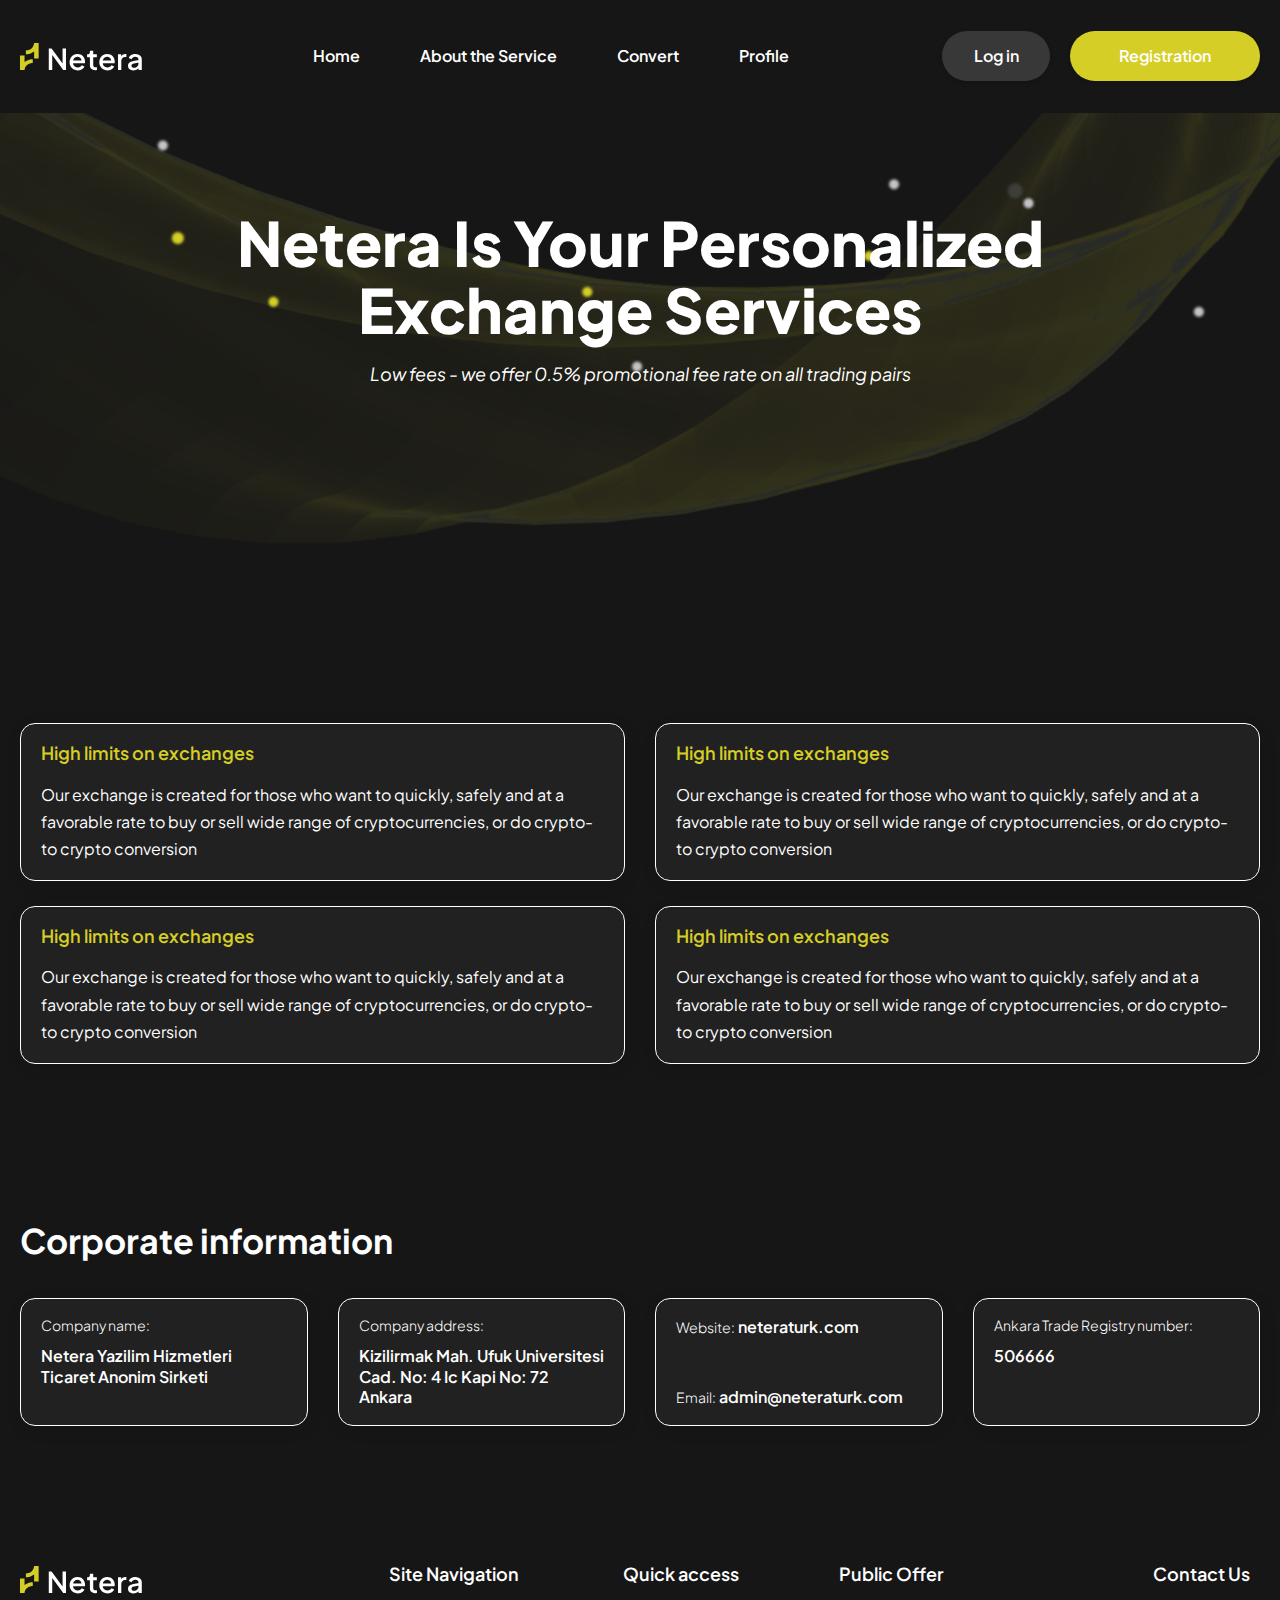
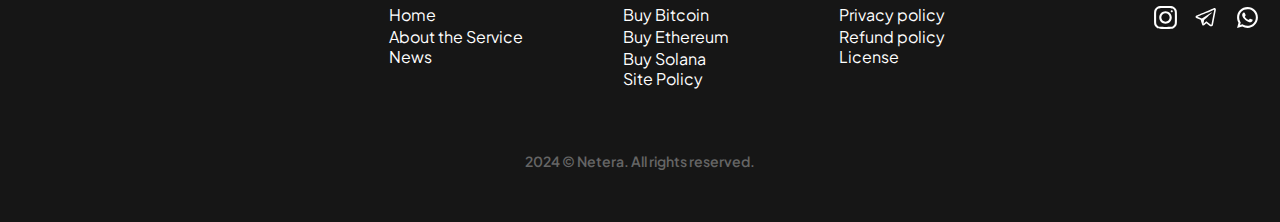
<file: about.html>
<!DOCTYPE html>

<head>
    <title>Netera</title>
    <meta name="viewport" content="width=device-width initial-scale=1.0 shrink-to-fit=no" charset="utf-8">
    <meta name="description" content="">

    <link rel="canonical" href="" />
    <link rel="stylesheet" href="assets/css/font.css">
    <link rel="stylesheet" href="assets/css/style.css">
</head>

<body>
    <header class="header nav-block">
        <div class="container">
            <div class="header__wrap w-100 d-flex al-center jc-sb">
                <a class="logo d-flex al-center" href="index.html">
                    <img src="assets/images/logo/logo.svg" title="" alt="" class="logo-img" />
                </a>
                <div class="menu-wrap">
                    <a href="index.html" class="logo visible-m">
                        <img src="assets/images/logo/logo.svg" title="" alt="" class="logo-pic">
                    </a>

                    <div class="menu__inner d-flex jc-sb">
                        <nav class="menu">
                            <ul class="menu-list d-flex al-center">
                                <li class="menu-item"><a href="index.html" class="menu-item__link">Home</a></li>
                                <li class="menu-item"><a href="about.html" class="menu-item__link">About the
                                        Service</a>
                                </li>
                                <li class="menu-item"><a href="convert.html" class="menu-item__link">Convert</a>
                                </li>
                                <li class="menu-item"><a href="profile.html" class="menu-item__link">Profile</a>
                                </li>
                                <!-- <li class="menu-item"><a href="news.html" class="menu-item__link">News</a></li> -->
                            </ul>
                        </nav>
                        <div class="header__nav-close header-close">
                            <span class="header__nav-close-line close-line"></span>
                            <span class="header__nav-close-line close-line"></span>
                        </div>
                    </div>
                    <div class="btns-wrap visible-m">
                        <a href="login.html" class="btn btn-login">
                            Log in
                        </a>
                        <a href="registration.html" class="btn btn--yellow">
                            Registration
                        </a>
                    </div>
                </div>
                <div class="btns-wrap hidden-m">
                    <a href="login.html" class="btn btn-login">
                        Log in
                    </a>
                    <a href="registration.html" class="btn btn--yellow">
                        Registration
                    </a>
                </div>
                <div class="header__burger burger">
                    <span></span>
                </div>
            </div>
        </div>
    </header>

    <main class="page page-about">
        <section class="section section-top">
            <div class="container">
                <div class="section-top__inner">
                    <h1 class="section-top__title">Netera is your personalized
                        exchange services</h1>
                    <div class="section-top__text">
                        Low fees - we offer 0.5% promotional fee rate on all trading pairs
                    </div>
                </div>
            </div>
        </section>

        <section class="section section-info">
            <div class="container">
                <div class="section-info__inner info-wrap">
                    <div class="info-item card-transparent">
                        <div class="info-item__title">
                            High limits on exchanges
                        </div>
                        <div class="info-item__text">
                            Our exchange is created for those who want to quickly, safely and at a favorable rate to buy
                            or sell wide range of cryptocurrencies, or do crypto-to crypto conversion
                        </div>
                    </div>
                    <div class="info-item card-transparent">
                        <div class="info-item__title">
                            High limits on exchanges
                        </div>
                        <div class="info-item__text">
                            Our exchange is created for those who want to quickly, safely and at a favorable rate to buy
                            or sell wide range of cryptocurrencies, or do crypto-to crypto conversion
                        </div>
                    </div>
                    <div class="info-item card-transparent">
                        <div class="info-item__title">
                            High limits on exchanges
                        </div>
                        <div class="info-item__text">
                            Our exchange is created for those who want to quickly, safely and at a favorable rate to buy
                            or sell wide range of cryptocurrencies, or do crypto-to crypto conversion
                        </div>
                    </div>
                    <div class="info-item card-transparent">
                        <div class="info-item__title">
                            High limits on exchanges
                        </div>
                        <div class="info-item__text">
                            Our exchange is created for those who want to quickly, safely and at a favorable rate to buy
                            or sell wide range of cryptocurrencies, or do crypto-to crypto conversion
                        </div>
                    </div>
                </div>
            </div>
        </section>


        <section class="section section-company-info">
            <div class="container">
                <div class="section-company-info__inner">
                    <div class="title-wrap">
                        <div class="title">
                            Corporate information
                        </div>
                    </div>
                    <div class="company-info-wrap">
                        <div class="company-info-item card-transparent">
                            <span class="company-info-item__title">
                                Company name:
                            </span>
                            Netera Yazilim Hizmetleri
                            Ticaret Anonim Sirketi
                        </div>
                        <div class="company-info-item card-transparent">
                            <span class="company-info-item__title">
                                Company address:
                            </span>
                            Kizilirmak Mah. Ufuk Universitesi Cad. No: 4 Ic Kapi No: 72 Ankara
                        </div>
                        <div class="company-info-item card-transparent">
                            <p> <span class="company-info-item__title">Website:</span> neteraturk.com</p>
                            <p> <span class="company-info-item__title">Email:</span> admin@neteraturk.com</p>
                        </div>
                        <div class="company-info-item card-transparent">
                            <span class="company-info-item__title">
                                Ankara Trade Registry number:
                            </span>
                            506666
                        </div>
                    </div>
                </div>
            </div>
        </section>
    </main>

    <footer>
        <div class="container">
            <div class="footer__wrap w-100 d-flex jc-sb">
                <a class="logo" href="/">
                    <img src="assets/images/logo/logo.svg" title="" alt="" class="logo-img" />
                </a>
                <div class="footer__inner d-flex jc-sb">
                    <div class="footer-menu">
                        <div class="footer-menu__title">
                            Site Navigation
                        </div>
                        <ul class="menu-lis">
                            <li class="menu-item"><a href="/index.html" class="menu-item__link">Home</a></li>
                            <li class="menu-item"><a href="/about.html" class="menu-item__link">About the Service</a>
                            </li>
                            <li class="menu-item"><a href="/news.html" class="menu-item__link">News</a></li>
                        </ul>
                    </div>
                    <div class="footer-menu">
                        <div class="footer-menu__title">
                            Quick access
                        </div>
                        <ul class="menu-lis">
                            <li class="menu-item"><a href="" class="menu-item__link"> Buy Bitcoin</a></li>
                            <li class="menu-item"><a href="" class="menu-item__link"> Buy Ethereum</a></li>
                            <li class="menu-item"><a href="" class="menu-item__link"> Buy Solana</a></li>
                            <li class="menu-item"><a href="" class="menu-item__link">Site Policy</a></li>
                        </ul>
                    </div>
                    <div class="footer-menu">
                        <div class="footer-menu__title">
                            Public Offer
                        </div>
                        <ul class="menu-list">
                            <li class="menu-item"><a href="" class="menu-item__link">Privacy policy</a></li>
                            <li class="menu-item"><a href="" class="menu-item__link">Refund policy</a></li>
                            <li class="menu-item"><a href="" class="menu-item__link">License</a></li>
                        </ul>
                    </div>
                </div>
                <div class="socials-links">
                    <div class="socials-links__title footer-menu__title">
                        Contact Us
                    </div>
                    <div class="socials-links__inner d-flex">
                        <a target="_blank" href="" class="social-link__item">
                            <svg width="25" height="25" viewBox="0 0 25 25" fill="none"
                                xmlns="http://www.w3.org/2000/svg">
                                <path fill-rule="evenodd" clip-rule="evenodd"
                                    d="M12.5 18.75C15.9518 18.75 18.75 15.9518 18.75 12.5C18.75 9.04822 15.9518 6.25 12.5 6.25C9.04822 6.25 6.25 9.04822 6.25 12.5C6.25 15.9518 9.04822 18.75 12.5 18.75ZM12.5 16.6667C14.8011 16.6667 16.6667 14.8011 16.6667 12.5C16.6667 10.1988 14.8011 8.33333 12.5 8.33333C10.1988 8.33333 8.33333 10.1988 8.33333 12.5C8.33333 14.8011 10.1988 16.6667 12.5 16.6667Z"
                                     />
                                <path
                                    d="M18.7499 5.20837C18.1746 5.20837 17.7083 5.67475 17.7083 6.25004C17.7083 6.82533 18.1746 7.29171 18.7499 7.29171C19.3252 7.29171 19.7916 6.82533 19.7916 6.25004C19.7916 5.67475 19.3252 5.20837 18.7499 5.20837Z"
                                     />
                                <path fill-rule="evenodd" clip-rule="evenodd"
                                    d="M1.72296 4.45419C1.04175 5.79114 1.04175 7.5413 1.04175 11.0416V13.9583C1.04175 17.4586 1.04175 19.2088 1.72296 20.5457C2.32216 21.7217 3.27829 22.6779 4.45431 23.277C5.79126 23.9583 7.54143 23.9583 11.0417 23.9583H13.9584C17.4587 23.9583 19.2089 23.9583 20.5458 23.277C21.7219 22.6779 22.678 21.7217 23.2772 20.5457C23.9584 19.2088 23.9584 17.4586 23.9584 13.9583V11.0416C23.9584 7.5413 23.9584 5.79114 23.2772 4.45419C22.678 3.27817 21.7219 2.32204 20.5458 1.72283C19.2089 1.04163 17.4587 1.04163 13.9584 1.04163H11.0417C7.54143 1.04163 5.79126 1.04163 4.45431 1.72283C3.27829 2.32204 2.32216 3.27817 1.72296 4.45419ZM13.9584 3.12496H11.0417C9.25721 3.12496 8.04409 3.12658 7.10641 3.20319C6.19304 3.27781 5.72596 3.41307 5.40012 3.57909C4.61611 3.97857 3.9787 4.61599 3.57922 5.4C3.4132 5.72583 3.27794 6.19292 3.20331 7.10629C3.12671 8.04397 3.12508 9.25708 3.12508 11.0416V13.9583C3.12508 15.7429 3.12671 16.9559 3.20331 17.8936C3.27794 18.807 3.4132 19.2741 3.57922 19.6C3.9787 20.3839 4.61611 21.0213 5.40012 21.4208C5.72596 21.5868 6.19304 21.7221 7.10641 21.7967C8.04409 21.8733 9.25721 21.875 11.0417 21.875H13.9584C15.743 21.875 16.956 21.8733 17.8937 21.7967C18.8072 21.7221 19.2742 21.5868 19.6001 21.4208C20.384 21.0213 21.0214 20.3839 21.4209 19.6C21.587 19.2741 21.7223 18.807 21.7969 17.8936C21.8734 16.9559 21.8751 15.7429 21.8751 13.9583V11.0416C21.8751 9.25708 21.8734 8.04397 21.7969 7.10629C21.7223 6.19292 21.587 5.72583 21.4209 5.4C21.0214 4.61599 20.384 3.97857 19.6001 3.57909C19.2742 3.41307 18.8072 3.27781 17.8937 3.20319C16.956 3.12658 15.743 3.12496 13.9584 3.12496Z"
                                     />
                            </svg>

                        </a>
                        <a target="_blank" href="" class="social-link__item">
                            <svg width="25" height="25" viewBox="0 0 25 25" fill="none"
                                xmlns="http://www.w3.org/2000/svg">
                                <path
                                    d="M20.3675 3.12194C20.105 3.13415 19.8579 3.21044 19.6381 3.29589H19.6351C19.4123 3.38439 18.3533 3.82995 16.7451 4.50438C15.1368 5.18187 13.0494 6.06078 10.9772 6.93358C6.83906 8.67614 2.77106 10.3912 2.77106 10.3912L2.81989 10.3729C2.81989 10.3729 2.53913 10.4645 2.24616 10.6659C2.09662 10.7635 1.93183 10.8978 1.7884 11.1084C1.64496 11.319 1.529 11.6424 1.57172 11.9751C1.64191 12.5397 2.00812 12.8784 2.27057 13.0646C2.53608 13.2538 2.78937 13.3423 2.78937 13.3423H2.79548L6.61017 14.6271C6.78107 15.1764 7.77289 18.4357 8.01093 19.1864C8.15131 19.635 8.28864 19.9158 8.45954 20.1294C8.54194 20.2392 8.63959 20.3308 8.75556 20.404C8.80134 20.4315 8.85016 20.4529 8.89899 20.4712C8.91425 20.4803 8.92951 20.4834 8.94782 20.4864L8.90815 20.4773C8.92035 20.4803 8.92951 20.4895 8.93866 20.4925C8.96918 20.5017 8.99054 20.5048 9.03022 20.5109C9.63447 20.694 10.1197 20.3186 10.1197 20.3186L10.1472 20.2972L12.3994 18.2464L16.1744 21.1426L16.2598 21.1792C17.0472 21.524 17.8437 21.3318 18.2648 20.993C18.689 20.6512 18.8538 20.2148 18.8538 20.2148L18.8813 20.1446L21.7988 5.20019C21.8812 4.83092 21.9025 4.48607 21.811 4.15038C21.7194 3.81469 21.4844 3.50036 21.2006 3.33251C20.9138 3.16161 20.6299 3.10973 20.3675 3.12194ZM20.2882 4.72411C20.2851 4.77294 20.2943 4.76684 20.2729 4.86144V4.8706L17.3829 19.6594C17.3707 19.6808 17.3493 19.7266 17.2913 19.7723C17.2303 19.8212 17.1815 19.8517 16.9282 19.751L12.3109 16.2109L9.52155 18.753L10.1075 15.0116C10.1075 15.0116 17.3402 8.27025 17.6514 7.98034C17.9627 7.69042 17.859 7.62938 17.859 7.62938C17.8803 7.27538 17.389 7.52563 17.389 7.52563L7.87665 13.4186L7.8736 13.4033L3.31428 11.8683V11.8652C3.31122 11.8652 3.30512 11.8622 3.30207 11.8622C3.30512 11.8622 3.32648 11.853 3.32648 11.853L3.3509 11.8408L3.37531 11.8317C3.37531 11.8317 7.44636 10.1166 11.5845 8.37401C13.6567 7.50121 15.7441 6.6223 17.3493 5.94481C18.9545 5.27038 20.1417 4.77599 20.2088 4.74853C20.2729 4.72411 20.2424 4.72411 20.2882 4.72411Z"
                                     />
                            </svg>

                        </a>
                        <a target="_blank" href="" class="social-link__item">
                            <svg width="25" height="25" viewBox="0 0 25 25" fill="none"
                                xmlns="http://www.w3.org/2000/svg">
                                <g clip-path="url(#clip0_49_13)">
                                    <path
                                        d="M7.55514 19.2646L8.30931 19.7052C9.58112 20.447 11.0276 20.8364 12.4999 20.8334C14.1481 20.8334 15.7593 20.3446 17.1297 19.429C18.5001 18.5133 19.5682 17.2118 20.1989 15.6891C20.8297 14.1664 20.9947 12.4908 20.6731 10.8743C20.3516 9.25778 19.5579 7.77292 18.3925 6.60748C17.2271 5.44205 15.7422 4.64837 14.1257 4.32683C12.5092 4.00529 10.8336 4.17031 9.3109 4.80104C7.78819 5.43177 6.4867 6.49988 5.57102 7.87029C4.65534 9.2407 4.1666 10.8519 4.1666 12.5C4.1666 13.9959 4.55931 15.4302 5.29577 16.6917L5.73535 17.4459L5.05514 19.9469L7.55514 19.2646ZM2.08743 22.9167L3.49577 17.7417C2.56778 16.1509 2.08024 14.3417 2.08327 12.5C2.08327 6.74692 6.74681 2.08337 12.4999 2.08337C18.2531 2.08337 22.9166 6.74692 22.9166 12.5C22.9166 18.2532 18.2531 22.9167 12.4999 22.9167C10.6591 22.9197 8.85062 22.4325 7.26035 21.5052L2.08743 22.9167ZM8.74056 7.61254C8.88014 7.60212 9.02077 7.60212 9.16035 7.60837C9.2166 7.61254 9.27285 7.61879 9.3291 7.62504C9.49472 7.64379 9.67702 7.74483 9.73847 7.88442C10.0489 8.58858 10.351 9.29796 10.6426 10.0094C10.7072 10.1677 10.6687 10.3709 10.5458 10.5688C10.4612 10.7026 10.3698 10.832 10.2718 10.9563C10.1541 11.1073 9.90097 11.3844 9.90097 11.3844C9.90097 11.3844 9.79785 11.5073 9.83743 11.6605C9.85202 11.7188 9.89993 11.8032 9.94368 11.874L10.0051 11.973C10.2718 12.4177 10.6301 12.8688 11.0676 13.2938C11.1926 13.4146 11.3145 13.5386 11.4458 13.6542C11.9333 14.0844 12.4853 14.4355 13.0812 14.6959L13.0864 14.698C13.1749 14.7365 13.2197 14.7573 13.3489 14.8125C13.4135 14.8396 13.4801 14.8636 13.5478 14.8813C13.6178 14.8991 13.6915 14.8958 13.7596 14.8716C13.8276 14.8475 13.887 14.8038 13.9301 14.7459C14.6843 13.8323 14.7531 13.773 14.7593 13.773V13.775C14.8117 13.7262 14.8739 13.6891 14.9419 13.6663C15.0098 13.6434 15.0818 13.6354 15.1531 13.6427C15.2156 13.6469 15.2791 13.6584 15.3374 13.6844C15.8906 13.9375 16.7958 14.3323 16.7958 14.3323L17.402 14.6042C17.5041 14.6532 17.5968 14.7688 17.5999 14.8802C17.6041 14.95 17.6103 15.0625 17.5864 15.2688C17.5531 15.5386 17.4718 15.8625 17.3906 16.0323C17.3349 16.1482 17.2611 16.2544 17.1718 16.3469C17.0667 16.4573 16.9516 16.5577 16.8281 16.6469C16.7853 16.6791 16.7419 16.7103 16.6978 16.7407C16.5683 16.8229 16.4352 16.8993 16.2989 16.9698C16.0307 17.1123 15.7345 17.1941 15.4312 17.2094C15.2385 17.2198 15.0458 17.2344 14.852 17.224C14.8437 17.224 14.2603 17.1334 14.2603 17.1334C12.7794 16.7438 11.4097 16.0141 10.2603 15.0021C10.0249 14.7948 9.80722 14.5719 9.58431 14.35C8.65722 13.4282 7.95722 12.4334 7.53222 11.4938C7.31469 11.0326 7.19719 10.5307 7.18743 10.0209C7.18314 9.38843 7.38988 8.77261 7.77493 8.27087C7.85097 8.17296 7.92285 8.07087 8.04681 7.95317C8.1791 7.82817 8.26243 7.7615 8.35306 7.71567C8.47355 7.65528 8.605 7.61985 8.73952 7.6115L8.74056 7.61254Z"
                                         />
                                </g>
                                <defs>
                                    <clipPath id="clip0_49_13">
                                        <rect width="25" height="25"  />
                                    </clipPath>
                                </defs>
                            </svg>
                        </a>
                    </div>
                </div>
            </div>
            <div class="copyrights">
                2024 © Netera. All rights reserved.
            </div>
        </div>
    </footer>


    <script src="https://ajax.googleapis.com/ajax/libs/jquery/2.2.0/jquery.min.js"></script>
    <script type="text/javascript" src="assets/js/script.js"></script>

</body>

</html>
</file>
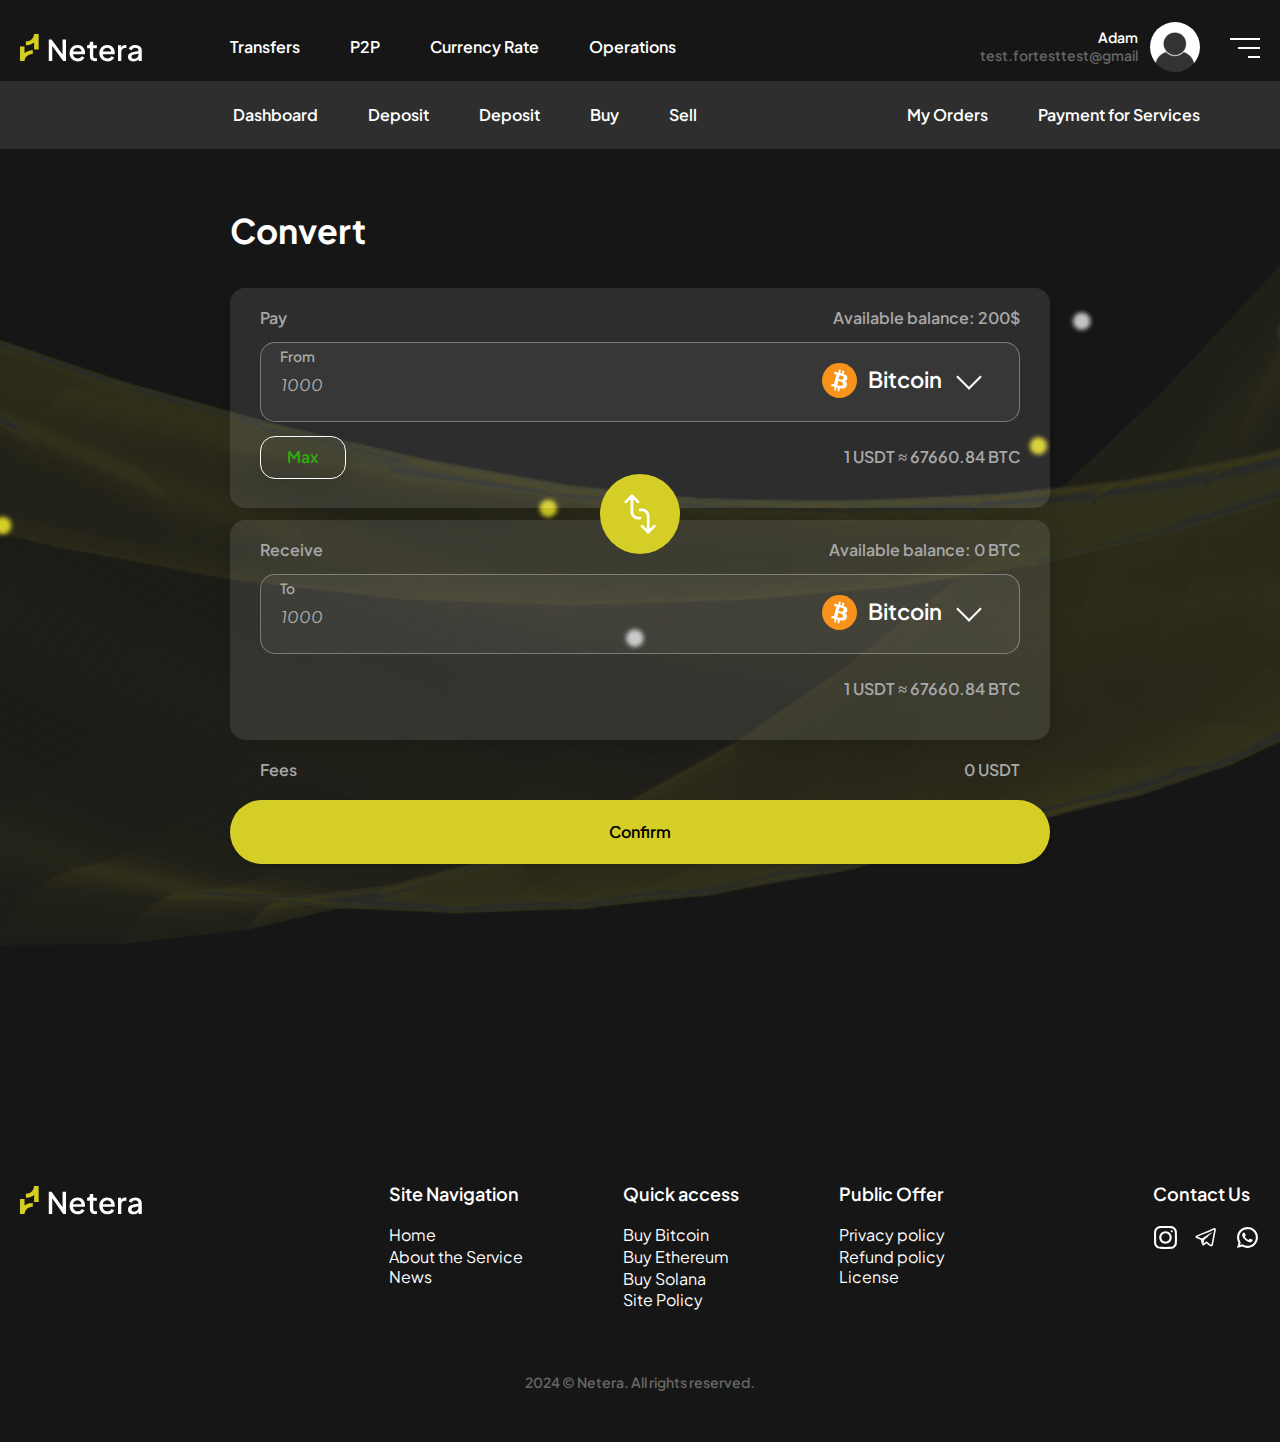
<file: convert.html>
<!DOCTYPE html>

<head>
    <title>Netera</title>
    <meta name="viewport" content="width=device-width initial-scale=1.0 shrink-to-fit=no" charset="utf-8">
    <meta name="description" content="">

    <link rel="canonical" href="" />
    <link rel="stylesheet" href="assets/css/font.css">
    <link rel="stylesheet" href="assets/css/style.css">
</head>

<body>
    <header class="header header-account nav-block">
        <div class="container">
            <div class="header__wrap w-100 d-flex al-center jc-sb">
                <div class="header__wrap-left d-flex al-center">
                    <a class="logo d-flex al-center" href="index.html">
                        <img src="assets/images/logo/logo.svg" title="" alt="" class="logo-img" />
                    </a>
                    <div class="menu-wrap">
                        <a href="index.html" class="logo visible-m">
                            <!-- <img src="assets/images/logo/logo.svg" title="" alt="" class="logo-pic"> -->
                        </a>
                        <div class="menu__inner d-flex jc-sb">
                            <nav class="menu">
                                <ul class="menu-list d-flex al-center">
                                    <li class="menu-item"><a href="#!" class="menu-item__link">Transfers</a></li>
                                    <li class="menu-item"><a href="#!" class="menu-item__link">P2P</a>
                                    </li>
                                    <li class="menu-item"><a href="#!" class="menu-item__link">Currency Rate</a></li>
                                    <li class="menu-item"><a href="#!" class="menu-item__link">Operations</a></li>
                                </ul>
                            </nav>
                            <div class="header__nav-close header-close">
                                <span class="header__nav-close-line close-line"></span>
                                <span class="header__nav-close-line close-line"></span>
                            </div>
                        </div>
                        <div class="btns-wrap visible-m">
                            <a href="/login.html" class="btn btn-login">
                                Log in
                            </a>
                            <a href="/registration.html" class="btn btn--yellow">
                                Registration
                            </a>
                        </div>
                    </div>
                </div>
                <div class="account d-flex al-center jc-sb">
                    <div class="account__data">
                        <div class="account__name">
                            Adam
                        </div>
                        <div class="account__email">
                            test.fortesttest@gmail
                        </div>
                    </div>
                    <div class="account__pic-wrap">
                        <img src="assets/images/icons/account-photo.svg" alt="" title="">
                    </div>
                    <div class="account__burger">
                        <span></span>
                        <div class="account__menu-wrap">
                            <ul class="account-menu">
                                <li class="menu-item visible-l"><a href="#!"
                                        class="menu-item__link visible-l">Transfers</a></li>
                                <li class="menu-item visible-l"><a href="#!" class="menu-item__link visible-l">P2P</a>
                                </li>
                                <li class="menu-item visible-l"><a href="#!" class="menu-item__link visible-l">Currency
                                        Rate</a>
                                </li>
                                <li class="menu-item visible-l"><a href="#!"
                                        class="menu-item__link visible-l">Operations</a>
                                </li>
                                <li class="menu-item visible-l"><a href="#!"
                                        class="menu-item__link visible-l">Dashboard</a></li>
                                <li class="menu-item visible-l"><a href="#!"
                                        class="menu-item__link visible-l">Deposit</a>
                                </li>
                                <li class="menu-item visible-l"><a href="#!"
                                        class="menu-item__link visible-l">Deposit</a></li>
                                <li class="menu-item visible-l"><a href="#!" class="menu-item__link visible-l">Buy</a>
                                </li>
                                <li class="menu-item visible-l"><a href="#!" class="menu-item__link visible-l">Sell</a>
                                </li>
                                <li class="menu-item visible-l"><a href="#!" class="menu-item__link">My Orders</a></li>
                                <li class="menu-item visible-l"><a href="#!" class="menu-item__link">Payment for
                                        Services</a>


                                <li class="menu-item"><a href="#!" class="menu-item__link">Settings</a></li>
                                <li class="menu-item"><a href="#!" class="menu-item__link">License</a>
                                </li>
                                <li class="menu-item"><a href="#!" class="menu-item__link">About</a></li>
                                <li class="menu-item"><a href="#!" class="menu-item__link">Exit</a></li>
                            </ul>
                        </div>
                    </div>
                </div>
            </div>
        </div>
        <div class="header-bottom">
            <div class="container">
                <div class="header__wrap w-100 d-flex al-center jc-sb">
                    <nav class="menu menu-col">
                        <ul class="menu-list d-flex al-center">
                            <li class="menu-item"><a href="#!" class="menu-item__link">Dashboard</a></li>
                            <li class="menu-item"><a href="#!" class="menu-item__link">Deposit</a>
                            </li>
                            <li class="menu-item"><a href="#!" class="menu-item__link">Deposit</a></li>
                            <li class="menu-item"><a href="#!" class="menu-item__link">Buy</a></li>
                            <li class="menu-item"><a href="#!" class="menu-item__link">Sell</a></li>
                        </ul>
                    </nav>
                    <nav class="menu menu-col">
                        <ul class="menu-list d-flex al-center">
                            <li class="menu-item"><a href="#!" class="menu-item__link">My Orders</a></li>
                            <li class="menu-item"><a href="#!" class="menu-item__link">Payment for Services</a>
                            </li>
                        </ul>
                    </nav>
                </div>
            </div>
        </div>
    </header>

    <main class="page page-convert">

        <section class="section section-convert section-top with-search">
            <div class="container">
                <div class="section-convert__inner">
                    <div class="title-wrap">
                        <div class="section-convert__title title">
                            Convert
                        </div>
                    </div>
                    <div class="convert-items">
                        <div class="btn-change"></div>
                        <div class="convert-item account-card">
                            <div class="convert-item__row d-flex jc-sb al-center">
                                <div class="text-s">
                                    Pay
                                </div>
                                <div class="text-s text-styled">
                                    Available balance: 200$
                                </div>
                            </div>
                            <div class="convert-item__row">
                                <div class="select-wrap">
                                    <div class="select-item__label">
                                        From
                                    </div>
                                    <input type="number" name="" placeholder="1000">
                                    <div class="select__inner">
                                        <input type="hidden" name="currency-hidden" id="form-currency" value="">
                                        <select name="currency" class="select">
                                            <option selected value="bitcoin">Bitcoin</option>
                                            <option value="bitcoin">USDT</option>
                                            <option value="bitcoin">Bitcoin</option>
                                        </select>
                                    </div>
                                </div>
                            </div>
                            <div class="convert-item__row d-flex jc-sb al-center">
                                <div class="text-s text-in-border">
                                    Max
                                </div>
                                <div class="text-s">
                                    1 USDT ≈ 67660.84 BTC
                                </div>
                            </div>
                        </div>
                        <div class="convert-item account-card">
                            <div class="convert-item__row d-flex jc-sb al-center">
                                <div class="text-s">
                                    Receive
                                </div>
                                <div class="text-s text-styled">
                                    Available balance: 0 BTC
                                </div>
                            </div>
                            <div class="convert-item__row">
                                <div class="select-wrap">
                                    <div class="select-item__label">
                                        To
                                    </div>
                                    <input type="number" name="" placeholder="1000">
                                    <div class="select__inner">
                                        <input type="hidden" name="currency-hidden" id="form-currency" value="">
                                        <select name="currency" class="select">
                                            <option selected value="bitcoin">Bitcoin</option>
                                            <option value="bitcoin">USDT</option>
                                            <option value="bitcoin">Bitcoin</option>
                                        </select>
                                    </div>
                                </div>
                            </div>
                            <div class="convert-item__row d-flex jc-sb al-center">
                                <div class="text-s">
                                   
                                </div>
                                <div class="text-s">
                                    1 USDT ≈ 67660.84 BTC
                                </div>
                            </div>
                        </div>
                    </div>
                    <div class="section-convert__info d-flex jc-sb al-center">
                        <div class="text-s">
                            Fees
                        </div>
                        <div class="text-s">
                            0 USDT
                        </div>
                    </div>
                    <div class="section-convert__btn btn btn--yellow">
                        Confirm
                    </div>
                </div>
            </div>
        </section>

    </main>

    <footer>
        <div class="container">
            <div class="footer__wrap w-100 d-flex jc-sb">
                <a class="logo" href="/">
                    <img src="assets/images/logo/logo.svg" title="" alt="" class="logo-img" />
                </a>
                <div class="footer__inner d-flex jc-sb">
                    <div class="footer-menu">
                        <div class="footer-menu__title">
                            Site Navigation
                        </div>
                        <ul class="menu-lis">
                            <li class="menu-item"><a href="/index.html" class="menu-item__link">Home</a></li>
                            <li class="menu-item"><a href="/about.html" class="menu-item__link">About the Service</a>
                            </li>
                            <li class="menu-item"><a href="/news.html" class="menu-item__link">News</a></li>
                        </ul>
                    </div>
                    <div class="footer-menu">
                        <div class="footer-menu__title">
                            Quick access
                        </div>
                        <ul class="menu-lis">
                            <li class="menu-item"><a href="#!" class="menu-item__link"> Buy Bitcoin</a></li>
                            <li class="menu-item"><a href="#!" class="menu-item__link"> Buy Ethereum</a></li>
                            <li class="menu-item"><a href="#!" class="menu-item__link"> Buy Solana</a></li>
                            <li class="menu-item"><a href="#!" class="menu-item__link">Site Policy</a></li>
                        </ul>
                    </div>
                    <div class="footer-menu">
                        <div class="footer-menu__title">
                            Public Offer
                        </div>
                        <ul class="menu-list">
                            <li class="menu-item"><a href="#!" class="menu-item__link">Privacy policy</a></li>
                            <li class="menu-item"><a href="#!" class="menu-item__link">Refund policy</a></li>
                            <li class="menu-item"><a href="#!" class="menu-item__link">License</a></li>
                        </ul>
                    </div>
                </div>
                <div class="socials-links">
                    <div class="socials-links__title footer-menu__title">
                        Contact Us
                    </div>
                    <div class="socials-links__inner d-flex">
                        <a target="_blank" href="#!" class="social-link__item">
                            <svg width="25" height="25" viewBox="0 0 25 25" fill="none"
                                xmlns="http://www.w3.org/2000/svg">
                                <path fill-rule="evenodd" clip-rule="evenodd"
                                    d="M12.5 18.75C15.9518 18.75 18.75 15.9518 18.75 12.5C18.75 9.04822 15.9518 6.25 12.5 6.25C9.04822 6.25 6.25 9.04822 6.25 12.5C6.25 15.9518 9.04822 18.75 12.5 18.75ZM12.5 16.6667C14.8011 16.6667 16.6667 14.8011 16.6667 12.5C16.6667 10.1988 14.8011 8.33333 12.5 8.33333C10.1988 8.33333 8.33333 10.1988 8.33333 12.5C8.33333 14.8011 10.1988 16.6667 12.5 16.6667Z" />
                                <path
                                    d="M18.7499 5.20837C18.1746 5.20837 17.7083 5.67475 17.7083 6.25004C17.7083 6.82533 18.1746 7.29171 18.7499 7.29171C19.3252 7.29171 19.7916 6.82533 19.7916 6.25004C19.7916 5.67475 19.3252 5.20837 18.7499 5.20837Z" />
                                <path fill-rule="evenodd" clip-rule="evenodd"
                                    d="M1.72296 4.45419C1.04175 5.79114 1.04175 7.5413 1.04175 11.0416V13.9583C1.04175 17.4586 1.04175 19.2088 1.72296 20.5457C2.32216 21.7217 3.27829 22.6779 4.45431 23.277C5.79126 23.9583 7.54143 23.9583 11.0417 23.9583H13.9584C17.4587 23.9583 19.2089 23.9583 20.5458 23.277C21.7219 22.6779 22.678 21.7217 23.2772 20.5457C23.9584 19.2088 23.9584 17.4586 23.9584 13.9583V11.0416C23.9584 7.5413 23.9584 5.79114 23.2772 4.45419C22.678 3.27817 21.7219 2.32204 20.5458 1.72283C19.2089 1.04163 17.4587 1.04163 13.9584 1.04163H11.0417C7.54143 1.04163 5.79126 1.04163 4.45431 1.72283C3.27829 2.32204 2.32216 3.27817 1.72296 4.45419ZM13.9584 3.12496H11.0417C9.25721 3.12496 8.04409 3.12658 7.10641 3.20319C6.19304 3.27781 5.72596 3.41307 5.40012 3.57909C4.61611 3.97857 3.9787 4.61599 3.57922 5.4C3.4132 5.72583 3.27794 6.19292 3.20331 7.10629C3.12671 8.04397 3.12508 9.25708 3.12508 11.0416V13.9583C3.12508 15.7429 3.12671 16.9559 3.20331 17.8936C3.27794 18.807 3.4132 19.2741 3.57922 19.6C3.9787 20.3839 4.61611 21.0213 5.40012 21.4208C5.72596 21.5868 6.19304 21.7221 7.10641 21.7967C8.04409 21.8733 9.25721 21.875 11.0417 21.875H13.9584C15.743 21.875 16.956 21.8733 17.8937 21.7967C18.8072 21.7221 19.2742 21.5868 19.6001 21.4208C20.384 21.0213 21.0214 20.3839 21.4209 19.6C21.587 19.2741 21.7223 18.807 21.7969 17.8936C21.8734 16.9559 21.8751 15.7429 21.8751 13.9583V11.0416C21.8751 9.25708 21.8734 8.04397 21.7969 7.10629C21.7223 6.19292 21.587 5.72583 21.4209 5.4C21.0214 4.61599 20.384 3.97857 19.6001 3.57909C19.2742 3.41307 18.8072 3.27781 17.8937 3.20319C16.956 3.12658 15.743 3.12496 13.9584 3.12496Z" />
                            </svg>

                        </a>
                        <a target="_blank" href="#!" class="social-link__item">
                            <svg width="25" height="25" viewBox="0 0 25 25" fill="none"
                                xmlns="http://www.w3.org/2000/svg">
                                <path
                                    d="M20.3675 3.12194C20.105 3.13415 19.8579 3.21044 19.6381 3.29589H19.6351C19.4123 3.38439 18.3533 3.82995 16.7451 4.50438C15.1368 5.18187 13.0494 6.06078 10.9772 6.93358C6.83906 8.67614 2.77106 10.3912 2.77106 10.3912L2.81989 10.3729C2.81989 10.3729 2.53913 10.4645 2.24616 10.6659C2.09662 10.7635 1.93183 10.8978 1.7884 11.1084C1.64496 11.319 1.529 11.6424 1.57172 11.9751C1.64191 12.5397 2.00812 12.8784 2.27057 13.0646C2.53608 13.2538 2.78937 13.3423 2.78937 13.3423H2.79548L6.61017 14.6271C6.78107 15.1764 7.77289 18.4357 8.01093 19.1864C8.15131 19.635 8.28864 19.9158 8.45954 20.1294C8.54194 20.2392 8.63959 20.3308 8.75556 20.404C8.80134 20.4315 8.85016 20.4529 8.89899 20.4712C8.91425 20.4803 8.92951 20.4834 8.94782 20.4864L8.90815 20.4773C8.92035 20.4803 8.92951 20.4895 8.93866 20.4925C8.96918 20.5017 8.99054 20.5048 9.03022 20.5109C9.63447 20.694 10.1197 20.3186 10.1197 20.3186L10.1472 20.2972L12.3994 18.2464L16.1744 21.1426L16.2598 21.1792C17.0472 21.524 17.8437 21.3318 18.2648 20.993C18.689 20.6512 18.8538 20.2148 18.8538 20.2148L18.8813 20.1446L21.7988 5.20019C21.8812 4.83092 21.9025 4.48607 21.811 4.15038C21.7194 3.81469 21.4844 3.50036 21.2006 3.33251C20.9138 3.16161 20.6299 3.10973 20.3675 3.12194ZM20.2882 4.72411C20.2851 4.77294 20.2943 4.76684 20.2729 4.86144V4.8706L17.3829 19.6594C17.3707 19.6808 17.3493 19.7266 17.2913 19.7723C17.2303 19.8212 17.1815 19.8517 16.9282 19.751L12.3109 16.2109L9.52155 18.753L10.1075 15.0116C10.1075 15.0116 17.3402 8.27025 17.6514 7.98034C17.9627 7.69042 17.859 7.62938 17.859 7.62938C17.8803 7.27538 17.389 7.52563 17.389 7.52563L7.87665 13.4186L7.8736 13.4033L3.31428 11.8683V11.8652C3.31122 11.8652 3.30512 11.8622 3.30207 11.8622C3.30512 11.8622 3.32648 11.853 3.32648 11.853L3.3509 11.8408L3.37531 11.8317C3.37531 11.8317 7.44636 10.1166 11.5845 8.37401C13.6567 7.50121 15.7441 6.6223 17.3493 5.94481C18.9545 5.27038 20.1417 4.77599 20.2088 4.74853C20.2729 4.72411 20.2424 4.72411 20.2882 4.72411Z" />
                            </svg>

                        </a>
                        <a target="_blank" href="#!" class="social-link__item">
                            <svg width="25" height="25" viewBox="0 0 25 25" fill="none"
                                xmlns="http://www.w3.org/2000/svg">
                                <g clip-path="url(#clip0_49_13)">
                                    <path
                                        d="M7.55514 19.2646L8.30931 19.7052C9.58112 20.447 11.0276 20.8364 12.4999 20.8334C14.1481 20.8334 15.7593 20.3446 17.1297 19.429C18.5001 18.5133 19.5682 17.2118 20.1989 15.6891C20.8297 14.1664 20.9947 12.4908 20.6731 10.8743C20.3516 9.25778 19.5579 7.77292 18.3925 6.60748C17.2271 5.44205 15.7422 4.64837 14.1257 4.32683C12.5092 4.00529 10.8336 4.17031 9.3109 4.80104C7.78819 5.43177 6.4867 6.49988 5.57102 7.87029C4.65534 9.2407 4.1666 10.8519 4.1666 12.5C4.1666 13.9959 4.55931 15.4302 5.29577 16.6917L5.73535 17.4459L5.05514 19.9469L7.55514 19.2646ZM2.08743 22.9167L3.49577 17.7417C2.56778 16.1509 2.08024 14.3417 2.08327 12.5C2.08327 6.74692 6.74681 2.08337 12.4999 2.08337C18.2531 2.08337 22.9166 6.74692 22.9166 12.5C22.9166 18.2532 18.2531 22.9167 12.4999 22.9167C10.6591 22.9197 8.85062 22.4325 7.26035 21.5052L2.08743 22.9167ZM8.74056 7.61254C8.88014 7.60212 9.02077 7.60212 9.16035 7.60837C9.2166 7.61254 9.27285 7.61879 9.3291 7.62504C9.49472 7.64379 9.67702 7.74483 9.73847 7.88442C10.0489 8.58858 10.351 9.29796 10.6426 10.0094C10.7072 10.1677 10.6687 10.3709 10.5458 10.5688C10.4612 10.7026 10.3698 10.832 10.2718 10.9563C10.1541 11.1073 9.90097 11.3844 9.90097 11.3844C9.90097 11.3844 9.79785 11.5073 9.83743 11.6605C9.85202 11.7188 9.89993 11.8032 9.94368 11.874L10.0051 11.973C10.2718 12.4177 10.6301 12.8688 11.0676 13.2938C11.1926 13.4146 11.3145 13.5386 11.4458 13.6542C11.9333 14.0844 12.4853 14.4355 13.0812 14.6959L13.0864 14.698C13.1749 14.7365 13.2197 14.7573 13.3489 14.8125C13.4135 14.8396 13.4801 14.8636 13.5478 14.8813C13.6178 14.8991 13.6915 14.8958 13.7596 14.8716C13.8276 14.8475 13.887 14.8038 13.9301 14.7459C14.6843 13.8323 14.7531 13.773 14.7593 13.773V13.775C14.8117 13.7262 14.8739 13.6891 14.9419 13.6663C15.0098 13.6434 15.0818 13.6354 15.1531 13.6427C15.2156 13.6469 15.2791 13.6584 15.3374 13.6844C15.8906 13.9375 16.7958 14.3323 16.7958 14.3323L17.402 14.6042C17.5041 14.6532 17.5968 14.7688 17.5999 14.8802C17.6041 14.95 17.6103 15.0625 17.5864 15.2688C17.5531 15.5386 17.4718 15.8625 17.3906 16.0323C17.3349 16.1482 17.2611 16.2544 17.1718 16.3469C17.0667 16.4573 16.9516 16.5577 16.8281 16.6469C16.7853 16.6791 16.7419 16.7103 16.6978 16.7407C16.5683 16.8229 16.4352 16.8993 16.2989 16.9698C16.0307 17.1123 15.7345 17.1941 15.4312 17.2094C15.2385 17.2198 15.0458 17.2344 14.852 17.224C14.8437 17.224 14.2603 17.1334 14.2603 17.1334C12.7794 16.7438 11.4097 16.0141 10.2603 15.0021C10.0249 14.7948 9.80722 14.5719 9.58431 14.35C8.65722 13.4282 7.95722 12.4334 7.53222 11.4938C7.31469 11.0326 7.19719 10.5307 7.18743 10.0209C7.18314 9.38843 7.38988 8.77261 7.77493 8.27087C7.85097 8.17296 7.92285 8.07087 8.04681 7.95317C8.1791 7.82817 8.26243 7.7615 8.35306 7.71567C8.47355 7.65528 8.605 7.61985 8.73952 7.6115L8.74056 7.61254Z" />
                                </g>
                                <defs>
                                    <clipPath id="clip0_49_13">
                                        <rect width="25" height="25" />
                                    </clipPath>
                                </defs>
                            </svg>
                        </a>
                    </div>
                </div>
            </div>
            <div class="copyrights">
                2024 © Netera. All rights reserved.
            </div>
        </div>
    </footer>


    <script src="https://ajax.googleapis.com/ajax/libs/jquery/2.2.0/jquery.min.js"></script>
    <script type="text/javascript" src="assets/js/script.js"></script>

</body>

</html>
</file>
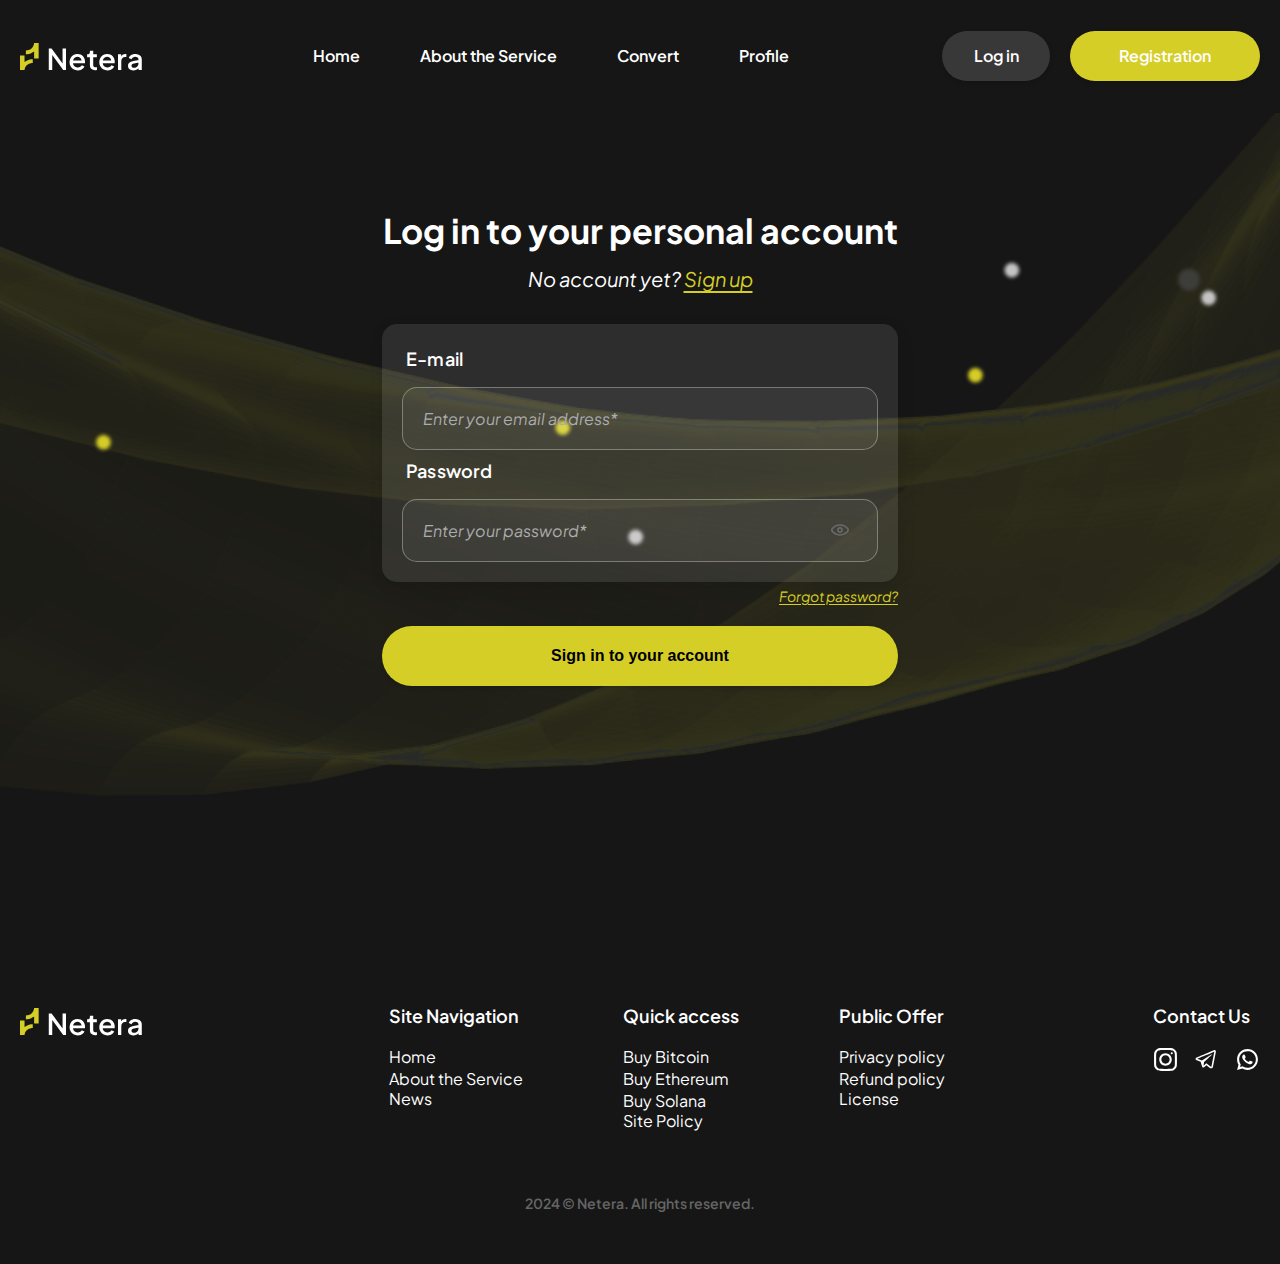
<file: login.html>
<!DOCTYPE html>

<head>
    <title>Netera</title>
    <meta name="viewport" content="width=device-width initial-scale=1.0 shrink-to-fit=no" charset="utf-8">
    <meta name="description" content="">

    <link rel="canonical" href="" />
    <link rel="stylesheet" href="assets/css/font.css">
    <link rel="stylesheet" href="assets/css/style.css">
</head>

<body>
    <header class="header nav-block">
        <div class="container">
            <div class="header__wrap w-100 d-flex al-center jc-sb">
                <a class="logo d-flex al-center" href="index.html">
                    <img src="assets/images/logo/logo.svg" title="" alt="" class="logo-img" />
                </a>
                <div class="menu-wrap">
                    <a href="index.html" class="logo visible-m">
                        <img src="assets/images/logo/logo.svg" title="" alt="" class="logo-pic">
                    </a>

                    <div class="menu__inner d-flex jc-sb">
                        <nav class="menu">
                            <ul class="menu-list d-flex al-center">
                                <li class="menu-item"><a href="index.html" class="menu-item__link">Home</a></li>
                                <li class="menu-item"><a href="about.html" class="menu-item__link">About the
                                        Service</a>
                                </li>
                                <li class="menu-item"><a href="convert.html" class="menu-item__link">Convert</a>
                                </li>
                                <li class="menu-item"><a href="profile.html" class="menu-item__link">Profile</a>
                                </li>
                                <!-- <li class="menu-item"><a href="news.html" class="menu-item__link">News</a></li> -->
                            </ul>
                        </nav>
                        <div class="header__nav-close header-close">
                            <span class="header__nav-close-line close-line"></span>
                            <span class="header__nav-close-line close-line"></span>
                        </div>
                    </div>
                    <div class="btns-wrap visible-m">
                        <a href="login.html" class="btn btn-login">
                            Log in
                        </a>
                        <a href="registration.html" class="btn btn--yellow">
                            Registration
                        </a>
                    </div>
                </div>
                <div class="btns-wrap hidden-m">
                    <a href="login.html" class="btn btn-login">
                        Log in
                    </a>
                    <a href="registration.html" class="btn btn--yellow">
                        Registration
                    </a>
                </div>
                <div class="header__burger burger">
                    <span></span>
                </div>
            </div>
        </div>
    </header>


    <main class="page page-login">
        <section class="section section-top">
            <div class="container">
                <form id="enterForm" action="" class="form">
                    <div class="form__name title">Log in to your personal account</div>
                    <div class="form__desc">
                        No account yet? <a href="#!" class="link-decor">Sign up</a>
                    </div>
                    <div class="form__inner">
                        <div class="form__inputs-wrap">
                            <div class="input-wrap">
                                <label class="input-item">
                                    <span class="input-item__label req">E-mail</span>
                                    <input type="email" name="email-reg" placeholder="Enter your email address*">
                                </label>
                            </div>
                            <div class="input-wrap">
                                <label class="input-item password">
                                    <span class="input-item__label req">Password</span>
                                    <input type="password" name="password-reg" placeholder="Enter your password*"
                                        class="password-input">
                                    <span class="password-control"></span>
                                </label>
                            </div>
                        </div>
                    </div>
                    <a href="#!" class="link-decor">Forgot password?</a>
                    <div class="btn-form-wrap">
                        <button type="button" class="btn btn--yellow btn_form">
                            Sign in to your account
                        </button>
                    </div>
                </form>
            </div>
        </section>
    </main>

    <footer>
        <div class="container">
            <div class="footer__wrap w-100 d-flex jc-sb">
                <a class="logo" href="/">
                    <img src="assets/images/logo/logo.svg" title="" alt="" class="logo-img" />
                </a>
                <div class="footer__inner d-flex jc-sb">
                    <div class="footer-menu">
                        <div class="footer-menu__title">
                            Site Navigation
                        </div>
                        <ul class="menu-lis">
                            <li class="menu-item"><a href="/index.html" class="menu-item__link">Home</a></li>
                            <li class="menu-item"><a href="/about.html" class="menu-item__link">About the Service</a>
                            </li>
                            <li class="menu-item"><a href="/news.html" class="menu-item__link">News</a></li>
                        </ul>
                    </div>
                    <div class="footer-menu">
                        <div class="footer-menu__title">
                            Quick access
                        </div>
                        <ul class="menu-lis">
                            <li class="menu-item"><a href="#!" class="menu-item__link"> Buy Bitcoin</a></li>
                            <li class="menu-item"><a href="#!" class="menu-item__link"> Buy Ethereum</a></li>
                            <li class="menu-item"><a href="#!" class="menu-item__link"> Buy Solana</a></li>
                            <li class="menu-item"><a href="#!" class="menu-item__link">Site Policy</a></li>
                        </ul>
                    </div>
                    <div class="footer-menu">
                        <div class="footer-menu__title">
                            Public Offer
                        </div>
                        <ul class="menu-list">
                            <li class="menu-item"><a href="#!" class="menu-item__link">Privacy policy</a></li>
                            <li class="menu-item"><a href="#!" class="menu-item__link">Refund policy</a></li>
                            <li class="menu-item"><a href="#!" class="menu-item__link">License</a></li>
                        </ul>
                    </div>
                </div>
                <div class="socials-links">
                    <div class="socials-links__title footer-menu__title">
                        Contact Us
                    </div>
                    <div class="socials-links__inner d-flex">
                        <a target="_blank" href="#!" class="social-link__item">
                            <svg width="25" height="25" viewBox="0 0 25 25" fill="none"
                                xmlns="http://www.w3.org/2000/svg">
                                <path fill-rule="evenodd" clip-rule="evenodd"
                                    d="M12.5 18.75C15.9518 18.75 18.75 15.9518 18.75 12.5C18.75 9.04822 15.9518 6.25 12.5 6.25C9.04822 6.25 6.25 9.04822 6.25 12.5C6.25 15.9518 9.04822 18.75 12.5 18.75ZM12.5 16.6667C14.8011 16.6667 16.6667 14.8011 16.6667 12.5C16.6667 10.1988 14.8011 8.33333 12.5 8.33333C10.1988 8.33333 8.33333 10.1988 8.33333 12.5C8.33333 14.8011 10.1988 16.6667 12.5 16.6667Z" />
                                <path
                                    d="M18.7499 5.20837C18.1746 5.20837 17.7083 5.67475 17.7083 6.25004C17.7083 6.82533 18.1746 7.29171 18.7499 7.29171C19.3252 7.29171 19.7916 6.82533 19.7916 6.25004C19.7916 5.67475 19.3252 5.20837 18.7499 5.20837Z" />
                                <path fill-rule="evenodd" clip-rule="evenodd"
                                    d="M1.72296 4.45419C1.04175 5.79114 1.04175 7.5413 1.04175 11.0416V13.9583C1.04175 17.4586 1.04175 19.2088 1.72296 20.5457C2.32216 21.7217 3.27829 22.6779 4.45431 23.277C5.79126 23.9583 7.54143 23.9583 11.0417 23.9583H13.9584C17.4587 23.9583 19.2089 23.9583 20.5458 23.277C21.7219 22.6779 22.678 21.7217 23.2772 20.5457C23.9584 19.2088 23.9584 17.4586 23.9584 13.9583V11.0416C23.9584 7.5413 23.9584 5.79114 23.2772 4.45419C22.678 3.27817 21.7219 2.32204 20.5458 1.72283C19.2089 1.04163 17.4587 1.04163 13.9584 1.04163H11.0417C7.54143 1.04163 5.79126 1.04163 4.45431 1.72283C3.27829 2.32204 2.32216 3.27817 1.72296 4.45419ZM13.9584 3.12496H11.0417C9.25721 3.12496 8.04409 3.12658 7.10641 3.20319C6.19304 3.27781 5.72596 3.41307 5.40012 3.57909C4.61611 3.97857 3.9787 4.61599 3.57922 5.4C3.4132 5.72583 3.27794 6.19292 3.20331 7.10629C3.12671 8.04397 3.12508 9.25708 3.12508 11.0416V13.9583C3.12508 15.7429 3.12671 16.9559 3.20331 17.8936C3.27794 18.807 3.4132 19.2741 3.57922 19.6C3.9787 20.3839 4.61611 21.0213 5.40012 21.4208C5.72596 21.5868 6.19304 21.7221 7.10641 21.7967C8.04409 21.8733 9.25721 21.875 11.0417 21.875H13.9584C15.743 21.875 16.956 21.8733 17.8937 21.7967C18.8072 21.7221 19.2742 21.5868 19.6001 21.4208C20.384 21.0213 21.0214 20.3839 21.4209 19.6C21.587 19.2741 21.7223 18.807 21.7969 17.8936C21.8734 16.9559 21.8751 15.7429 21.8751 13.9583V11.0416C21.8751 9.25708 21.8734 8.04397 21.7969 7.10629C21.7223 6.19292 21.587 5.72583 21.4209 5.4C21.0214 4.61599 20.384 3.97857 19.6001 3.57909C19.2742 3.41307 18.8072 3.27781 17.8937 3.20319C16.956 3.12658 15.743 3.12496 13.9584 3.12496Z" />
                            </svg>

                        </a>
                        <a target="_blank" href="#!" class="social-link__item">
                            <svg width="25" height="25" viewBox="0 0 25 25" fill="none"
                                xmlns="http://www.w3.org/2000/svg">
                                <path
                                    d="M20.3675 3.12194C20.105 3.13415 19.8579 3.21044 19.6381 3.29589H19.6351C19.4123 3.38439 18.3533 3.82995 16.7451 4.50438C15.1368 5.18187 13.0494 6.06078 10.9772 6.93358C6.83906 8.67614 2.77106 10.3912 2.77106 10.3912L2.81989 10.3729C2.81989 10.3729 2.53913 10.4645 2.24616 10.6659C2.09662 10.7635 1.93183 10.8978 1.7884 11.1084C1.64496 11.319 1.529 11.6424 1.57172 11.9751C1.64191 12.5397 2.00812 12.8784 2.27057 13.0646C2.53608 13.2538 2.78937 13.3423 2.78937 13.3423H2.79548L6.61017 14.6271C6.78107 15.1764 7.77289 18.4357 8.01093 19.1864C8.15131 19.635 8.28864 19.9158 8.45954 20.1294C8.54194 20.2392 8.63959 20.3308 8.75556 20.404C8.80134 20.4315 8.85016 20.4529 8.89899 20.4712C8.91425 20.4803 8.92951 20.4834 8.94782 20.4864L8.90815 20.4773C8.92035 20.4803 8.92951 20.4895 8.93866 20.4925C8.96918 20.5017 8.99054 20.5048 9.03022 20.5109C9.63447 20.694 10.1197 20.3186 10.1197 20.3186L10.1472 20.2972L12.3994 18.2464L16.1744 21.1426L16.2598 21.1792C17.0472 21.524 17.8437 21.3318 18.2648 20.993C18.689 20.6512 18.8538 20.2148 18.8538 20.2148L18.8813 20.1446L21.7988 5.20019C21.8812 4.83092 21.9025 4.48607 21.811 4.15038C21.7194 3.81469 21.4844 3.50036 21.2006 3.33251C20.9138 3.16161 20.6299 3.10973 20.3675 3.12194ZM20.2882 4.72411C20.2851 4.77294 20.2943 4.76684 20.2729 4.86144V4.8706L17.3829 19.6594C17.3707 19.6808 17.3493 19.7266 17.2913 19.7723C17.2303 19.8212 17.1815 19.8517 16.9282 19.751L12.3109 16.2109L9.52155 18.753L10.1075 15.0116C10.1075 15.0116 17.3402 8.27025 17.6514 7.98034C17.9627 7.69042 17.859 7.62938 17.859 7.62938C17.8803 7.27538 17.389 7.52563 17.389 7.52563L7.87665 13.4186L7.8736 13.4033L3.31428 11.8683V11.8652C3.31122 11.8652 3.30512 11.8622 3.30207 11.8622C3.30512 11.8622 3.32648 11.853 3.32648 11.853L3.3509 11.8408L3.37531 11.8317C3.37531 11.8317 7.44636 10.1166 11.5845 8.37401C13.6567 7.50121 15.7441 6.6223 17.3493 5.94481C18.9545 5.27038 20.1417 4.77599 20.2088 4.74853C20.2729 4.72411 20.2424 4.72411 20.2882 4.72411Z" />
                            </svg>

                        </a>
                        <a target="_blank" href="#!" class="social-link__item">
                            <svg width="25" height="25" viewBox="0 0 25 25" fill="none"
                                xmlns="http://www.w3.org/2000/svg">
                                <g clip-path="url(#clip0_49_13)">
                                    <path
                                        d="M7.55514 19.2646L8.30931 19.7052C9.58112 20.447 11.0276 20.8364 12.4999 20.8334C14.1481 20.8334 15.7593 20.3446 17.1297 19.429C18.5001 18.5133 19.5682 17.2118 20.1989 15.6891C20.8297 14.1664 20.9947 12.4908 20.6731 10.8743C20.3516 9.25778 19.5579 7.77292 18.3925 6.60748C17.2271 5.44205 15.7422 4.64837 14.1257 4.32683C12.5092 4.00529 10.8336 4.17031 9.3109 4.80104C7.78819 5.43177 6.4867 6.49988 5.57102 7.87029C4.65534 9.2407 4.1666 10.8519 4.1666 12.5C4.1666 13.9959 4.55931 15.4302 5.29577 16.6917L5.73535 17.4459L5.05514 19.9469L7.55514 19.2646ZM2.08743 22.9167L3.49577 17.7417C2.56778 16.1509 2.08024 14.3417 2.08327 12.5C2.08327 6.74692 6.74681 2.08337 12.4999 2.08337C18.2531 2.08337 22.9166 6.74692 22.9166 12.5C22.9166 18.2532 18.2531 22.9167 12.4999 22.9167C10.6591 22.9197 8.85062 22.4325 7.26035 21.5052L2.08743 22.9167ZM8.74056 7.61254C8.88014 7.60212 9.02077 7.60212 9.16035 7.60837C9.2166 7.61254 9.27285 7.61879 9.3291 7.62504C9.49472 7.64379 9.67702 7.74483 9.73847 7.88442C10.0489 8.58858 10.351 9.29796 10.6426 10.0094C10.7072 10.1677 10.6687 10.3709 10.5458 10.5688C10.4612 10.7026 10.3698 10.832 10.2718 10.9563C10.1541 11.1073 9.90097 11.3844 9.90097 11.3844C9.90097 11.3844 9.79785 11.5073 9.83743 11.6605C9.85202 11.7188 9.89993 11.8032 9.94368 11.874L10.0051 11.973C10.2718 12.4177 10.6301 12.8688 11.0676 13.2938C11.1926 13.4146 11.3145 13.5386 11.4458 13.6542C11.9333 14.0844 12.4853 14.4355 13.0812 14.6959L13.0864 14.698C13.1749 14.7365 13.2197 14.7573 13.3489 14.8125C13.4135 14.8396 13.4801 14.8636 13.5478 14.8813C13.6178 14.8991 13.6915 14.8958 13.7596 14.8716C13.8276 14.8475 13.887 14.8038 13.9301 14.7459C14.6843 13.8323 14.7531 13.773 14.7593 13.773V13.775C14.8117 13.7262 14.8739 13.6891 14.9419 13.6663C15.0098 13.6434 15.0818 13.6354 15.1531 13.6427C15.2156 13.6469 15.2791 13.6584 15.3374 13.6844C15.8906 13.9375 16.7958 14.3323 16.7958 14.3323L17.402 14.6042C17.5041 14.6532 17.5968 14.7688 17.5999 14.8802C17.6041 14.95 17.6103 15.0625 17.5864 15.2688C17.5531 15.5386 17.4718 15.8625 17.3906 16.0323C17.3349 16.1482 17.2611 16.2544 17.1718 16.3469C17.0667 16.4573 16.9516 16.5577 16.8281 16.6469C16.7853 16.6791 16.7419 16.7103 16.6978 16.7407C16.5683 16.8229 16.4352 16.8993 16.2989 16.9698C16.0307 17.1123 15.7345 17.1941 15.4312 17.2094C15.2385 17.2198 15.0458 17.2344 14.852 17.224C14.8437 17.224 14.2603 17.1334 14.2603 17.1334C12.7794 16.7438 11.4097 16.0141 10.2603 15.0021C10.0249 14.7948 9.80722 14.5719 9.58431 14.35C8.65722 13.4282 7.95722 12.4334 7.53222 11.4938C7.31469 11.0326 7.19719 10.5307 7.18743 10.0209C7.18314 9.38843 7.38988 8.77261 7.77493 8.27087C7.85097 8.17296 7.92285 8.07087 8.04681 7.95317C8.1791 7.82817 8.26243 7.7615 8.35306 7.71567C8.47355 7.65528 8.605 7.61985 8.73952 7.6115L8.74056 7.61254Z" />
                                </g>
                                <defs>
                                    <clipPath id="clip0_49_13">
                                        <rect width="25" height="25" />
                                    </clipPath>
                                </defs>
                            </svg>
                        </a>
                    </div>
                </div>
            </div>
            <div class="copyrights">
                2024 © Netera. All rights reserved.
            </div>
        </div>
    </footer>


    <script src="https://ajax.googleapis.com/ajax/libs/jquery/2.2.0/jquery.min.js"></script>
    <script type="text/javascript" src="assets/js/script.js"></script>

</body>

</html>
</file>
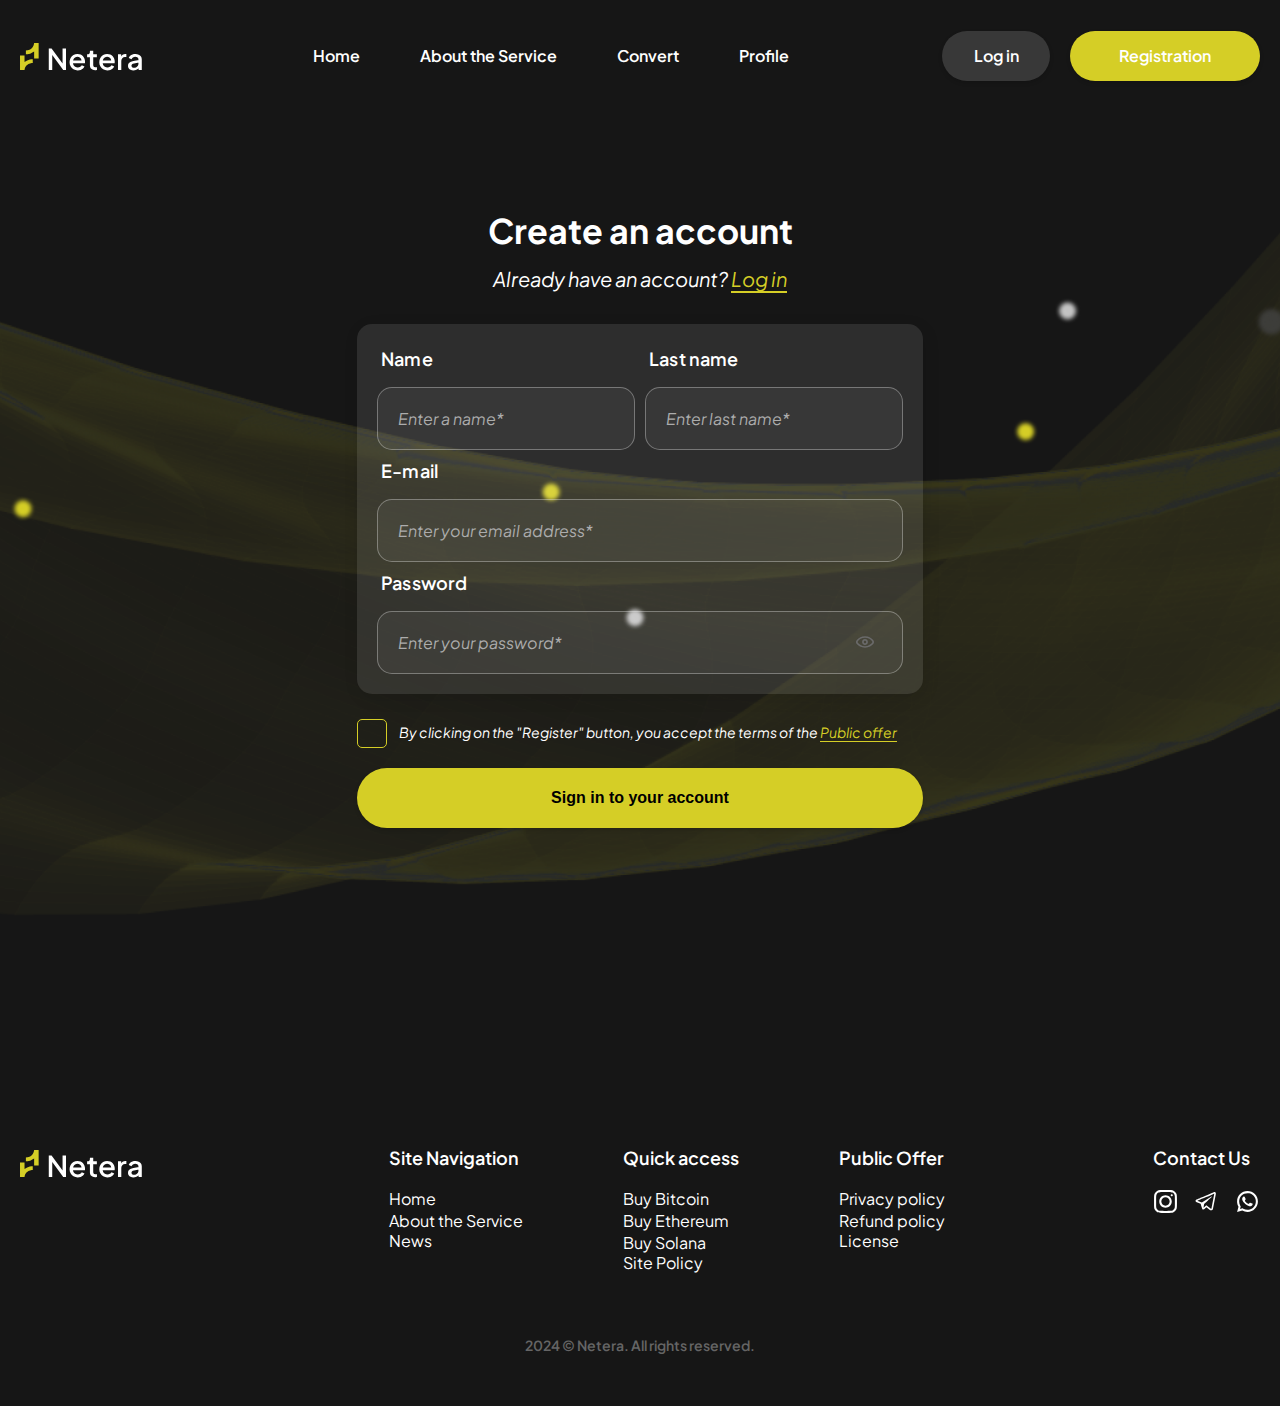
<file: registration.html>
<!DOCTYPE html>

<head>
    <title>Netera</title>
    <meta name="viewport" content="width=device-width initial-scale=1.0 shrink-to-fit=no" charset="utf-8">
    <meta name="description" content="">

    <link rel="canonical" href="" />
    <link rel="stylesheet" href="assets/css/font.css">
    <link rel="stylesheet" href="assets/css/style.css">
</head>

<body>
    <header class="header nav-block">
        <div class="container">
            <div class="header__wrap w-100 d-flex al-center jc-sb">
                <a class="logo d-flex al-center" href="index.html">
                    <img src="assets/images/logo/logo.svg" title="" alt="" class="logo-img" />
                </a>
                <div class="menu-wrap">
                    <a href="index.html" class="logo visible-m">
                        <img src="assets/images/logo/logo.svg" title="" alt="" class="logo-pic">
                    </a>

                    <div class="menu__inner d-flex jc-sb">
                        <nav class="menu">
                            <ul class="menu-list d-flex al-center">
                                <li class="menu-item"><a href="index.html" class="menu-item__link">Home</a></li>
                                <li class="menu-item"><a href="about.html" class="menu-item__link">About the
                                        Service</a>
                                </li>
                                <li class="menu-item"><a href="convert.html" class="menu-item__link">Convert</a>
                                </li>
                                <li class="menu-item"><a href="profile.html" class="menu-item__link">Profile</a>
                                </li>
                                <!-- <li class="menu-item"><a href="news.html" class="menu-item__link">News</a></li> -->
                            </ul>
                        </nav>
                        <div class="header__nav-close header-close">
                            <span class="header__nav-close-line close-line"></span>
                            <span class="header__nav-close-line close-line"></span>
                        </div>
                    </div>
                    <div class="btns-wrap visible-m">
                        <a href="login.html" class="btn btn-login">
                            Log in
                        </a>
                        <a href="registration.html" class="btn btn--yellow">
                            Registration
                        </a>
                    </div>
                </div>
                <div class="btns-wrap hidden-m">
                    <a href="login.html" class="btn btn-login">
                        Log in
                    </a>
                    <a href="registration.html" class="btn btn--yellow">
                        Registration
                    </a>
                </div>
                <div class="header__burger burger">
                    <span></span>
                </div>
            </div>
        </div>
    </header>


    <main class="page page-registration">
        <section class="section section-top">
            <div class="container">
                <form id="registrationForm" action="" class="form">
                    <div class="form__name title">Create an account</div>
                    <div class="form__desc">
                        Already have an account? <a href="#!" class="link-decor">Log in</a>
                    </div>
                    <div class="form__inner">
                        <div class="form__inputs-wrap">
                            <div class="input-wrap">
                                <label class="input-item">
                                    <span class="input-item__label req">Name</span>
                                    <input type="text" name="name-reg" placeholder="Enter a name*">
                                </label>
                            </div>
                            <div class="input-wrap">
                                <label class="input-item">
                                    <span class="input-item__label req">Last name</span>
                                    <input type="text" name="last-name-reg" placeholder="Enter last name*">
                                </label>
                            </div>
                            <div class="input-wrap">
                                <label class="input-item">
                                    <span class="input-item__label req">E-mail</span>
                                    <input type="email" name="email-reg" placeholder="Enter your email address*">
                                </label>
                            </div>
                            <div class="input-wrap">
                                <label class="input-item password">
                                    <span class="input-item__label req">Password</span>
                                    <input type="password" name="password-reg" placeholder="Enter your password*"
                                        class="password-input">
                                    <span class="password-control"></span>
                                </label>
                            </div>
                        </div>
                    </div>
                    <div class="form-consent w-100">
                        <div class="form-consent-inner d-flex al-center">
                            <input type="checkbox" name="consent" class="checkbox-input" id="consent-checkbox">
                            <label for="consent-checkbox" class="consent-checkbox-label">
                                By clicking on the "Register" button, you accept the terms of the <a href="#!">Public
                                    offer</a> </label>
                        </div>
                    </div>
                    <div class="btn-form-wrap">
                        <button type="button" class="btn btn--yellow btn_form">
                            Sign in to your account
                        </button>
                    </div>
                </form>
            </div>
        </section>
    </main>
    <footer>
        <div class="container">
            <div class="footer__wrap w-100 d-flex jc-sb">
                <a class="logo" href="/">
                    <img src="assets/images/logo/logo.svg" title="" alt="" class="logo-img" />
                </a>
                <div class="footer__inner d-flex jc-sb">
                    <div class="footer-menu">
                        <div class="footer-menu__title">
                            Site Navigation
                        </div>
                        <ul class="menu-lis">
                            <li class="menu-item"><a href="/index.html" class="menu-item__link">Home</a></li>
                            <li class="menu-item"><a href="/about.html" class="menu-item__link">About the Service</a>
                            </li>
                            <li class="menu-item"><a href="/news.html" class="menu-item__link">News</a></li>
                        </ul>
                    </div>
                    <div class="footer-menu">
                        <div class="footer-menu__title">
                            Quick access
                        </div>
                        <ul class="menu-lis">
                            <li class="menu-item"><a href="#!" class="menu-item__link"> Buy Bitcoin</a></li>
                            <li class="menu-item"><a href="#!" class="menu-item__link"> Buy Ethereum</a></li>
                            <li class="menu-item"><a href="#!" class="menu-item__link"> Buy Solana</a></li>
                            <li class="menu-item"><a href="#!" class="menu-item__link">Site Policy</a></li>
                        </ul>
                    </div>
                    <div class="footer-menu">
                        <div class="footer-menu__title">
                            Public Offer
                        </div>
                        <ul class="menu-list">
                            <li class="menu-item"><a href="#!" class="menu-item__link">Privacy policy</a></li>
                            <li class="menu-item"><a href="#!" class="menu-item__link">Refund policy</a></li>
                            <li class="menu-item"><a href="#!" class="menu-item__link">License</a></li>
                        </ul>
                    </div>
                </div>
                <div class="socials-links">
                    <div class="socials-links__title footer-menu__title">
                        Contact Us
                    </div>
                    <div class="socials-links__inner d-flex">
                        <a target="_blank" href="#!" class="social-link__item">
                            <svg width="25" height="25" viewBox="0 0 25 25" fill="none"
                                xmlns="http://www.w3.org/2000/svg">
                                <path fill-rule="evenodd" clip-rule="evenodd"
                                    d="M12.5 18.75C15.9518 18.75 18.75 15.9518 18.75 12.5C18.75 9.04822 15.9518 6.25 12.5 6.25C9.04822 6.25 6.25 9.04822 6.25 12.5C6.25 15.9518 9.04822 18.75 12.5 18.75ZM12.5 16.6667C14.8011 16.6667 16.6667 14.8011 16.6667 12.5C16.6667 10.1988 14.8011 8.33333 12.5 8.33333C10.1988 8.33333 8.33333 10.1988 8.33333 12.5C8.33333 14.8011 10.1988 16.6667 12.5 16.6667Z"
                                     />
                                <path
                                    d="M18.7499 5.20837C18.1746 5.20837 17.7083 5.67475 17.7083 6.25004C17.7083 6.82533 18.1746 7.29171 18.7499 7.29171C19.3252 7.29171 19.7916 6.82533 19.7916 6.25004C19.7916 5.67475 19.3252 5.20837 18.7499 5.20837Z"
                                     />
                                <path fill-rule="evenodd" clip-rule="evenodd"
                                    d="M1.72296 4.45419C1.04175 5.79114 1.04175 7.5413 1.04175 11.0416V13.9583C1.04175 17.4586 1.04175 19.2088 1.72296 20.5457C2.32216 21.7217 3.27829 22.6779 4.45431 23.277C5.79126 23.9583 7.54143 23.9583 11.0417 23.9583H13.9584C17.4587 23.9583 19.2089 23.9583 20.5458 23.277C21.7219 22.6779 22.678 21.7217 23.2772 20.5457C23.9584 19.2088 23.9584 17.4586 23.9584 13.9583V11.0416C23.9584 7.5413 23.9584 5.79114 23.2772 4.45419C22.678 3.27817 21.7219 2.32204 20.5458 1.72283C19.2089 1.04163 17.4587 1.04163 13.9584 1.04163H11.0417C7.54143 1.04163 5.79126 1.04163 4.45431 1.72283C3.27829 2.32204 2.32216 3.27817 1.72296 4.45419ZM13.9584 3.12496H11.0417C9.25721 3.12496 8.04409 3.12658 7.10641 3.20319C6.19304 3.27781 5.72596 3.41307 5.40012 3.57909C4.61611 3.97857 3.9787 4.61599 3.57922 5.4C3.4132 5.72583 3.27794 6.19292 3.20331 7.10629C3.12671 8.04397 3.12508 9.25708 3.12508 11.0416V13.9583C3.12508 15.7429 3.12671 16.9559 3.20331 17.8936C3.27794 18.807 3.4132 19.2741 3.57922 19.6C3.9787 20.3839 4.61611 21.0213 5.40012 21.4208C5.72596 21.5868 6.19304 21.7221 7.10641 21.7967C8.04409 21.8733 9.25721 21.875 11.0417 21.875H13.9584C15.743 21.875 16.956 21.8733 17.8937 21.7967C18.8072 21.7221 19.2742 21.5868 19.6001 21.4208C20.384 21.0213 21.0214 20.3839 21.4209 19.6C21.587 19.2741 21.7223 18.807 21.7969 17.8936C21.8734 16.9559 21.8751 15.7429 21.8751 13.9583V11.0416C21.8751 9.25708 21.8734 8.04397 21.7969 7.10629C21.7223 6.19292 21.587 5.72583 21.4209 5.4C21.0214 4.61599 20.384 3.97857 19.6001 3.57909C19.2742 3.41307 18.8072 3.27781 17.8937 3.20319C16.956 3.12658 15.743 3.12496 13.9584 3.12496Z"
                                     />
                            </svg>

                        </a>
                        <a target="_blank" href="#!" class="social-link__item">
                            <svg width="25" height="25" viewBox="0 0 25 25" fill="none"
                                xmlns="http://www.w3.org/2000/svg">
                                <path
                                    d="M20.3675 3.12194C20.105 3.13415 19.8579 3.21044 19.6381 3.29589H19.6351C19.4123 3.38439 18.3533 3.82995 16.7451 4.50438C15.1368 5.18187 13.0494 6.06078 10.9772 6.93358C6.83906 8.67614 2.77106 10.3912 2.77106 10.3912L2.81989 10.3729C2.81989 10.3729 2.53913 10.4645 2.24616 10.6659C2.09662 10.7635 1.93183 10.8978 1.7884 11.1084C1.64496 11.319 1.529 11.6424 1.57172 11.9751C1.64191 12.5397 2.00812 12.8784 2.27057 13.0646C2.53608 13.2538 2.78937 13.3423 2.78937 13.3423H2.79548L6.61017 14.6271C6.78107 15.1764 7.77289 18.4357 8.01093 19.1864C8.15131 19.635 8.28864 19.9158 8.45954 20.1294C8.54194 20.2392 8.63959 20.3308 8.75556 20.404C8.80134 20.4315 8.85016 20.4529 8.89899 20.4712C8.91425 20.4803 8.92951 20.4834 8.94782 20.4864L8.90815 20.4773C8.92035 20.4803 8.92951 20.4895 8.93866 20.4925C8.96918 20.5017 8.99054 20.5048 9.03022 20.5109C9.63447 20.694 10.1197 20.3186 10.1197 20.3186L10.1472 20.2972L12.3994 18.2464L16.1744 21.1426L16.2598 21.1792C17.0472 21.524 17.8437 21.3318 18.2648 20.993C18.689 20.6512 18.8538 20.2148 18.8538 20.2148L18.8813 20.1446L21.7988 5.20019C21.8812 4.83092 21.9025 4.48607 21.811 4.15038C21.7194 3.81469 21.4844 3.50036 21.2006 3.33251C20.9138 3.16161 20.6299 3.10973 20.3675 3.12194ZM20.2882 4.72411C20.2851 4.77294 20.2943 4.76684 20.2729 4.86144V4.8706L17.3829 19.6594C17.3707 19.6808 17.3493 19.7266 17.2913 19.7723C17.2303 19.8212 17.1815 19.8517 16.9282 19.751L12.3109 16.2109L9.52155 18.753L10.1075 15.0116C10.1075 15.0116 17.3402 8.27025 17.6514 7.98034C17.9627 7.69042 17.859 7.62938 17.859 7.62938C17.8803 7.27538 17.389 7.52563 17.389 7.52563L7.87665 13.4186L7.8736 13.4033L3.31428 11.8683V11.8652C3.31122 11.8652 3.30512 11.8622 3.30207 11.8622C3.30512 11.8622 3.32648 11.853 3.32648 11.853L3.3509 11.8408L3.37531 11.8317C3.37531 11.8317 7.44636 10.1166 11.5845 8.37401C13.6567 7.50121 15.7441 6.6223 17.3493 5.94481C18.9545 5.27038 20.1417 4.77599 20.2088 4.74853C20.2729 4.72411 20.2424 4.72411 20.2882 4.72411Z"
                                     />
                            </svg>

                        </a>
                        <a target="_blank" href="#!" class="social-link__item">
                            <svg width="25" height="25" viewBox="0 0 25 25" fill="none"
                                xmlns="http://www.w3.org/2000/svg">
                                <g clip-path="url(#clip0_49_13)">
                                    <path
                                        d="M7.55514 19.2646L8.30931 19.7052C9.58112 20.447 11.0276 20.8364 12.4999 20.8334C14.1481 20.8334 15.7593 20.3446 17.1297 19.429C18.5001 18.5133 19.5682 17.2118 20.1989 15.6891C20.8297 14.1664 20.9947 12.4908 20.6731 10.8743C20.3516 9.25778 19.5579 7.77292 18.3925 6.60748C17.2271 5.44205 15.7422 4.64837 14.1257 4.32683C12.5092 4.00529 10.8336 4.17031 9.3109 4.80104C7.78819 5.43177 6.4867 6.49988 5.57102 7.87029C4.65534 9.2407 4.1666 10.8519 4.1666 12.5C4.1666 13.9959 4.55931 15.4302 5.29577 16.6917L5.73535 17.4459L5.05514 19.9469L7.55514 19.2646ZM2.08743 22.9167L3.49577 17.7417C2.56778 16.1509 2.08024 14.3417 2.08327 12.5C2.08327 6.74692 6.74681 2.08337 12.4999 2.08337C18.2531 2.08337 22.9166 6.74692 22.9166 12.5C22.9166 18.2532 18.2531 22.9167 12.4999 22.9167C10.6591 22.9197 8.85062 22.4325 7.26035 21.5052L2.08743 22.9167ZM8.74056 7.61254C8.88014 7.60212 9.02077 7.60212 9.16035 7.60837C9.2166 7.61254 9.27285 7.61879 9.3291 7.62504C9.49472 7.64379 9.67702 7.74483 9.73847 7.88442C10.0489 8.58858 10.351 9.29796 10.6426 10.0094C10.7072 10.1677 10.6687 10.3709 10.5458 10.5688C10.4612 10.7026 10.3698 10.832 10.2718 10.9563C10.1541 11.1073 9.90097 11.3844 9.90097 11.3844C9.90097 11.3844 9.79785 11.5073 9.83743 11.6605C9.85202 11.7188 9.89993 11.8032 9.94368 11.874L10.0051 11.973C10.2718 12.4177 10.6301 12.8688 11.0676 13.2938C11.1926 13.4146 11.3145 13.5386 11.4458 13.6542C11.9333 14.0844 12.4853 14.4355 13.0812 14.6959L13.0864 14.698C13.1749 14.7365 13.2197 14.7573 13.3489 14.8125C13.4135 14.8396 13.4801 14.8636 13.5478 14.8813C13.6178 14.8991 13.6915 14.8958 13.7596 14.8716C13.8276 14.8475 13.887 14.8038 13.9301 14.7459C14.6843 13.8323 14.7531 13.773 14.7593 13.773V13.775C14.8117 13.7262 14.8739 13.6891 14.9419 13.6663C15.0098 13.6434 15.0818 13.6354 15.1531 13.6427C15.2156 13.6469 15.2791 13.6584 15.3374 13.6844C15.8906 13.9375 16.7958 14.3323 16.7958 14.3323L17.402 14.6042C17.5041 14.6532 17.5968 14.7688 17.5999 14.8802C17.6041 14.95 17.6103 15.0625 17.5864 15.2688C17.5531 15.5386 17.4718 15.8625 17.3906 16.0323C17.3349 16.1482 17.2611 16.2544 17.1718 16.3469C17.0667 16.4573 16.9516 16.5577 16.8281 16.6469C16.7853 16.6791 16.7419 16.7103 16.6978 16.7407C16.5683 16.8229 16.4352 16.8993 16.2989 16.9698C16.0307 17.1123 15.7345 17.1941 15.4312 17.2094C15.2385 17.2198 15.0458 17.2344 14.852 17.224C14.8437 17.224 14.2603 17.1334 14.2603 17.1334C12.7794 16.7438 11.4097 16.0141 10.2603 15.0021C10.0249 14.7948 9.80722 14.5719 9.58431 14.35C8.65722 13.4282 7.95722 12.4334 7.53222 11.4938C7.31469 11.0326 7.19719 10.5307 7.18743 10.0209C7.18314 9.38843 7.38988 8.77261 7.77493 8.27087C7.85097 8.17296 7.92285 8.07087 8.04681 7.95317C8.1791 7.82817 8.26243 7.7615 8.35306 7.71567C8.47355 7.65528 8.605 7.61985 8.73952 7.6115L8.74056 7.61254Z"
                                         />
                                </g>
                                <defs>
                                    <clipPath id="clip0_49_13">
                                        <rect width="25" height="25"  />
                                    </clipPath>
                                </defs>
                            </svg>
                        </a>
                    </div>
                </div>
            </div>
            <div class="copyrights">
                2024 © Netera. All rights reserved.
            </div>
        </div>
    </footer>


    <script src="https://ajax.googleapis.com/ajax/libs/jquery/2.2.0/jquery.min.js"></script>
    <script type="text/javascript" src="assets/js/script.js"></script>

</body>

</html>
</file>
<file: assets/css/font.css>
/* plus-jakarta-sans-300 - latin */
@font-face {
  font-display: swap; /* Check https://developer.mozilla.org/en-US/docs/Web/CSS/@font-face/font-display for other options. */
  font-family: 'Plus Jakarta Sans';
  font-style: normal;
  font-weight: 300;
  src: url('../fonts/plus-jakarta-sans-v8-latin-300.woff2') format('woff2'); /* Chrome 36+, Opera 23+, Firefox 39+, Safari 12+, iOS 10+ */
}
/* plus-jakarta-sans-300italic - latin */
@font-face {
  font-display: swap; /* Check https://developer.mozilla.org/en-US/docs/Web/CSS/@font-face/font-display for other options. */
  font-family: 'Plus Jakarta Sans';
  font-style: italic;
  font-weight: 300;
  src: url('../fonts/plus-jakarta-sans-v8-latin-300italic.woff2') format('woff2'); /* Chrome 36+, Opera 23+, Firefox 39+, Safari 12+, iOS 10+ */
}
/* plus-jakarta-sans-regular - latin */
@font-face {
  font-display: swap; /* Check https://developer.mozilla.org/en-US/docs/Web/CSS/@font-face/font-display for other options. */
  font-family: 'Plus Jakarta Sans';
  font-style: normal;
  font-weight: 400;
  src: url('../fonts/plus-jakarta-sans-v8-latin-regular.woff2') format('woff2'); /* Chrome 36+, Opera 23+, Firefox 39+, Safari 12+, iOS 10+ */
}
/* plus-jakarta-sans-italic - latin */
@font-face {
  font-display: swap; /* Check https://developer.mozilla.org/en-US/docs/Web/CSS/@font-face/font-display for other options. */
  font-family: 'Plus Jakarta Sans';
  font-style: italic;
  font-weight: 400;
  src: url('../fonts/plus-jakarta-sans-v8-latin-italic.woff2') format('woff2'); /* Chrome 36+, Opera 23+, Firefox 39+, Safari 12+, iOS 10+ */
}
/* plus-jakarta-sans-500 - latin */
@font-face {
  font-display: swap; /* Check https://developer.mozilla.org/en-US/docs/Web/CSS/@font-face/font-display for other options. */
  font-family: 'Plus Jakarta Sans';
  font-style: normal;
  font-weight: 500;
  src: url('../fonts/plus-jakarta-sans-v8-latin-500.woff2') format('woff2'); /* Chrome 36+, Opera 23+, Firefox 39+, Safari 12+, iOS 10+ */
}
/* plus-jakarta-sans-600 - latin */
@font-face {
  font-display: swap; /* Check https://developer.mozilla.org/en-US/docs/Web/CSS/@font-face/font-display for other options. */
  font-family: 'Plus Jakarta Sans';
  font-style: normal;
  font-weight: 600;
  src: url('../fonts/plus-jakarta-sans-v8-latin-600.woff2') format('woff2'); /* Chrome 36+, Opera 23+, Firefox 39+, Safari 12+, iOS 10+ */
}
/* plus-jakarta-sans-700 - latin */
@font-face {
  font-display: swap; /* Check https://developer.mozilla.org/en-US/docs/Web/CSS/@font-face/font-display for other options. */
  font-family: 'Plus Jakarta Sans';
  font-style: normal;
  font-weight: 700;
  src: url('../fonts/plus-jakarta-sans-v8-latin-700.woff2') format('woff2'); /* Chrome 36+, Opera 23+, Firefox 39+, Safari 12+, iOS 10+ */
}
/* plus-jakarta-sans-700italic - latin */
@font-face {
  font-display: swap; /* Check https://developer.mozilla.org/en-US/docs/Web/CSS/@font-face/font-display for other options. */
  font-family: 'Plus Jakarta Sans';
  font-style: italic;
  font-weight: 700;
  src: url('../fonts/plus-jakarta-sans-v8-latin-700italic.woff2') format('woff2'); /* Chrome 36+, Opera 23+, Firefox 39+, Safari 12+, iOS 10+ */
}
/* plus-jakarta-sans-800 - latin */
@font-face {
  font-display: swap; /* Check https://developer.mozilla.org/en-US/docs/Web/CSS/@font-face/font-display for other options. */
  font-family: 'Plus Jakarta Sans';
  font-style: normal;
  font-weight: 800;
  src: url('../fonts/plus-jakarta-sans-v8-latin-800.woff2') format('woff2'); /* Chrome 36+, Opera 23+, Firefox 39+, Safari 12+, iOS 10+ */
}
</file>
<file: assets/css/style.css>
@charset "UTF-8";

* {
  -webkit-box-sizing: border-box;
  box-sizing: border-box;
  outline: none;
}

html {
  width: 100%;
  scroll-behavior: smooth;
}

body {
  width: 100%;
  margin: 0;
  overflow-x: hidden;
  font-family: 'Plus Jakarta Sans';
  font-size: 16px;
  font-weight: 400;
  line-height: 20.16px;
  color: #FFFFFF;
  background-color: #161616;
}

ul {
  margin: 0;
  padding: 0;
}

ul li {
  margin: 0;
  padding: 0;
  list-style-type: none;
}

h1,
h2 {
  margin: 0;
}

a {
  text-decoration: none;
  outline: none;
  width: -webkit-fit-content;
  width: -moz-fit-content;
  width: fit-content;
  cursor: pointer;
}

input {
  -webkit-appearance: none;
}

input::-webkit-outer-spin-button,
input::-webkit-inner-spin-button {
  -webkit-appearance: none;
  margin: 0;
}

p {
  margin: 0;
}

img {
  max-width: 100%;
  height: auto;
  display: block;
}

h1,
h2,
h3 {
  margin: 0;
}

/* common */
.container {
  width: 100%;
  max-width: 1280px;
  margin: 0 auto;
  padding: 0 20px;
}

.section {
  padding: 78px 0;
  margin: -1px;
}

.theme-light {
  background-color: #F7F8F9;
  color: #000000;
}

.theme-colored {
  background-color: #f7f8f9;
  color: #000000;
}

.d-flex {
  display: -webkit-box;
  display: -ms-flexbox;
  display: flex;
  -ms-flex-wrap: wrap;
  flex-wrap: wrap;
}

.al-center {
  align-items: center;
  -webkit-box-align: center;
  -ms-flex-align: center;
}

.jc-sb {
  justify-content: space-between;
  -webkit-box-pack: justify;
  -ms-flex-pack: justify;
}

.jc-center {
  justify-content: center;
  -webkit-box-pack: center;
  -ms-flex-pack: center;
}

.jc-end {
  -webkit-box-pack: end;
  -ms-flex-pack: end;
  justify-content: flex-end;
}

.w-100 {
  width: 100%;
}

.visible-m {
  display: none !important;
}

.title-wrap {
  margin-bottom: 35px;
}

.title {
  font-size: 34px;
  font-weight: 700;
  line-height: 42.84px;
  font-size: 30px;
  font-size: max(1.875rem, min(2.74vw, 2.125rem));
  line-height: 130%;
}

.subtitle {
  font-size: 14px;
  font-style: italic;
  font-weight: 700;
  line-height: 17.64px;
  text-align: center;
  color: #D5CE26;
  border: none;
  border-radius: 15px;
  padding: 6px;
  width: 190px;
  margin-bottom: 22px;
  background-color: #DBD99396;
}

/* .btn-wrap {
    padding: 40px 0 70px;
  } */
.btn {
  font-size: 16px;
  font-weight: 600;
  line-height: 20.16px;
  text-align: center;
  padding: 15px 30px;
  border: none;
  border-radius: 40px;
  width: -webkit-fit-content;
  width: -moz-fit-content;
  width: fit-content;
  cursor: pointer;
  -webkit-transition: all 0.2s;
  transition: all 0.2s;
  display: -webkit-box;
  display: -ms-flexbox;
  display: flex;
  -webkit-box-pack: center;
  -ms-flex-pack: center;
  justify-content: center;
  -webkit-box-align: center;
  -ms-flex-align: center;
  align-items: center;
  overflow: hidden;
  text-overflow: ellipsis;
  white-space: nowrap;
  color: #FFFFFF;
  background-color: #161616;
  -webkit-box-shadow: 0px 2px 4px 0px #00000024;
  box-shadow: 0px 2px 4px 0px #00000024;
  min-width: 190px;
}

.btn--yellow {
  color: #FFFFFF;
  background-color: #D5CE26;
  -webkit-box-shadow: 0px 2px 4px 0px #00000024;
  box-shadow: 0px 2px 4px 0px #00000024;
}

.btn:hover {
  opacity: 0.8;
}

.btn:hover {
  opacity: 0.7;
}

/* common */
/* header */
header {
  position: fixed;
  z-index: 999;
  width: 100%;
  background-color: #161616;
  padding: 32px 0;
}

.logo-img {
  width: 160px;
}

.menu-wrap {
  max-width: 740px;
}

.menu-item:not(:last-child) {
  margin-right: 60px;
}

.menu-item a {
  font-size: 16px;
  font-weight: 600;
  line-height: 20.16px;
  color: #FFFFFF;
  padding: 8px 0;
  display: block;
}

.menu-item a:hover,
.menu-item a.active {
  color: #D5CE26;
}

header .btns-wrap {
  max-width: 318px;
  margin-left: 20px;
  display: -webkit-box;
  display: -ms-flexbox;
  display: flex;
}

.btn-login {
  min-width: 108px;
  background-color: #FFFFFF26;
  margin-right: 20px;
}

/*burger*/
.header__burger {
  display: none;
  width: 48px;
  height: 48px;
  position: relative;
}

.header__burger span {
  position: absolute;
  width: 48px;
  height: 1px;
  background: transparent;
  top: 50%;
  left: 0;
}

.header__burger span:before,
.header__burger span:after {
  content: "";
  width: 48px;
  height: 1px;
  background: #FFFFFF;
  position: absolute;
  left: 0;
}

.header__burger span:before {
  top: -9px;
}

.header__burger span:after {
  bottom: -9px;
}

.header-close {
  display: none;
  width: 30px;
  height: 30px;
  position: absolute;
  top: 36px;
  right: 30px;
  z-index: 11;
  cursor: pointer;
}

.close-line {
  display: block;
  width: 100%;
  height: 1px;
  background-color: #ffffff;
  position: absolute;
  top: 50%;
}

.close-line:first-child {
  -webkit-transform: translateY(-50%) rotate(45deg);
  transform: translateY(-50%) rotate(45deg);
}

.close-line:last-child {
  -webkit-transform: translateY(-50%) rotate(-45deg);
  transform: translateY(-50%) rotate(-45deg);
}

/*==========================page-main===================*/
.section-top {
  padding-bottom: 260px;
  padding-top: 210px;
  background: url(../images/main-page/top-back.png) center no-repeat;
  background-size: cover;
}

.section-top .col-59 img {
  margin-left: auto;
}

.page:not(.page-main) .section-top {
  padding-bottom: 260px;
  padding-top: 210px;
  background: url(../images/top-back.png) center no-repeat;
  background-size: cover;
}

.section-top__title {
  font-size: 61px;
  font-weight: 800;
  line-height: 60.78px;
  color: #FFFFFF;
  text-transform: capitalize;
  font-size: 61px;
  font-size: max(2.20rem, min(4.9vw, 3.82rem));
  line-height: 110%;
}

.section-top__text {
  margin-top: 20px;
  font-size: 20px;
  font-style: italic;
  font-weight: 400;
  line-height: 25.2px;
  font-size: 20px;
  font-size: max(1.125rem, min(1.25vw, 1.25rem));
  line-height: 125%;
}

.btn--crypto {
  margin-top: 48px;
  position: relative;
  padding-right: 60px;
  position: relative;
}

.btn--crypto::after {
  position: absolute;
  display: inline-block;
  content: "";
  width: 40px;
  height: 40px;
  left: auto;
  right: 5px;
  top: 5px;
}

.btn--crypto::after {
  background: url(../images/main-page/bitcoin.svg) center no-repeat;
  background-size: auto;
  border-radius: 50%;
}

.customers__wrap {
  margin-top: 52px;
  gap: 19px;
}

.customers__text {
  font-size: 16px;
  font-weight: 600;
  line-height: 20.16px;
}

.section-tizers {
  padding-top: 0;
  padding-bottom: 0;
}

.tizers-wrap {
  -webkit-transform: translateY(-50%);
  transform: translateY(-50%);
  display: grid;
  gap: 30px;
  grid-template-columns: repeat(auto-fit, minmax(350px, 1fr));
}

.card {
  background: #FFFFFF75;
  -webkit-backdrop-filter: blur(20px);
  backdrop-filter: blur(20px);
  padding: 38px 24px;
  border-radius: 15px;
  -webkit-box-shadow: 2px 4px 15.6px 0px #0000001A;
  box-shadow: 2px 4px 15.6px 0px #0000001A;
}

.tizer-item {
  display: -webkit-box;
  display: -ms-flexbox;
  display: flex;
  -webkit-box-orient: vertical;
  -webkit-box-direction: normal;
  -ms-flex-direction: column;
  flex-direction: column;
}

.tizer-item__title {
  font-size: 18px;
  font-weight: 600;
  line-height: 22.68px;
  margin-top: 14px;
}

.tizer-item__text {
  font-size: 14px;
  font-weight: 300;
  line-height: 23.66px;
  margin-top: 13px;
}

.table-courses {
  width: 100%;
  border-spacing: 0 10px;
  border-collapse: separate;
}

.table-courses tbody tr {
  width: 100%;
  -webkit-transition: -webkit-box-shadow 300ms cubic-bezier(0.4, 0, 0.2, 1) 0ms;
  transition: -webkit-box-shadow 300ms cubic-bezier(0.4, 0, 0.2, 1) 0ms;
  transition: box-shadow 300ms cubic-bezier(0.4, 0, 0.2, 1) 0ms;
  transition: box-shadow 300ms cubic-bezier(0.4, 0, 0.2, 1) 0ms, -webkit-box-shadow 300ms cubic-bezier(0.4, 0, 0.2, 1) 0ms;
  color: black;
  background: white;
  -webkit-box-shadow: #e2e8f0 0px 1px 0px;
  box-shadow: #e2e8f0 0px 1px 0px;
  border-radius: 16px;
}

.table-courses td {
  background-color: #ffffff;
  padding: 16px;
  font-size: 16px;
  line-height: 19px;
  font-weight: normal;
  color: rgba(0, 0, 0, 0.87);
  letter-spacing: 0.01071em;
  display: table-cell;
  vertical-align: inherit;
  border-bottom: 1px solid #e0e0e0;
  text-align: left;
  border: none;
}

.table-courses td:first-child {
  border-top-left-radius: 16px;
  border-bottom-left-radius: 16px;
}

.table-courses td:not(:first-child) {
  text-align: center;
}

.table-courses td:nth-child(3) {
  display: -webkit-box;
  display: -ms-flexbox;
  display: flex;
  -webkit-box-pack: center;
  -ms-flex-pack: center;
  justify-content: center;
}

.table-courses th:not(:first-child) {
  text-align: center;
}

.table-courses td:last-child {
  border-bottom-right-radius: 16px;
  border-top-right-radius: 16px;
}

.table-courses__title {
  font-size: 18px;
  font-weight: 400;
  line-height: 22.68px;
  text-align: center;
  color: #A7A7A7;
  text-align: left;
  padding: 19px 0;
}

.table-courses__pic-wrap {
  max-width: 40px;
}

.table-courses__name-inner {
  margin-left: 16px;
  font-size: 16px;
  line-height: 19px;
  font-weight: normal;
  letter-spacing: 0.01071em;
  color: #64748b;
  display: -webkit-box;
  display: -ms-flexbox;
  display: flex;
  -webkit-box-orient: vertical;
  -webkit-box-direction: normal;
  -ms-flex-direction: column;
  flex-direction: column;
  -webkit-box-pack: justify;
  -ms-flex-pack: justify;
  justify-content: space-between;
}

.table-courses__name-inner span {
  margin-right: 0px;
  font-size: 23px;
  display: block;
  color: #000000;
}

.table-courses__price {
  margin: 0px;
  font-size: 18px;
  line-height: normal;
  color: inherit;
  letter-spacing: 0.00938em;
  font-weight: 600;
}

.table-courses__dinamic {
  margin: 0px;
  font-size: 18px;
  line-height: normal;
  letter-spacing: 0.00938em;
  font-weight: 600;
  width: -webkit-fit-content;
  width: -moz-fit-content;
  width: fit-content;
  padding: 8px 12px;
  border-radius: 8px;
}

.table-courses__dinamic.green {
  background: #ecfdf5;
  color: #10b981;
}

.table-courses__dinamic.red {
  background: #fef2f2;
  color: #ef4444;
}

.section-courses {
  padding-top: 0;
}

.section-courses .btn {
  margin: 48px auto 0;
}

.col-41 {
  width: 41%;
}

.col-59 {
  width: 59%;
}

.section-exchange .btn {
  min-width: 232px;
  margin-top: 54px;
}

.section-exchange__col.col-59 {
  padding-left: 100px;
}

.section-exchange__text {
  font-size: 16px;
  font-style: italic;
  font-weight: 300;
  line-height: 20.16px;
}

.section-exchange__text p:not(:first-child) {
  margin-top: 16px;
}

.plus-items-wrap {
  margin-top: 30px;
}

.plus-item {
  width: -webkit-fit-content;
  width: -moz-fit-content;
  width: fit-content;
}

.plus-item:not(:last-child) {
  margin-right: 40px;
  position: relative;
}

.plus-item:not(:last-child)::after {
  position: absolute;
  display: inline-block;
  content: "";
  width: 1px;
  height: 15px;
  left: auto;
  right: -13px;
  top: 15px;
}

.plus-item:not(:last-child)::after {
  background-color: #FFFFFF;
}

.plus-item__num {
  font-size: 30px;
  font-weight: 700;
  line-height: 37.8px;
  color: #D5CE26;
}

.plus-item__num span {
  font-size: 16px;
  font-style: italic;
  font-weight: 400;
  line-height: 20.16px;
}

.plus-item__name {
  font-size: 16px;
  font-style: italic;
  font-weight: 400;
  line-height: 20.16px;
  margin-top: 3px;
}

.section-buy .customers__wrap {
  margin-top: 40px;
}

.section-buy .col-59 {
  padding-right: 124px;
}

.section-buy .col-59 .btn {
  margin-top: 54px;
}

.section-buy .col-41 {
  background-color: #ffffff;
  padding: 32px 43px;
  border-radius: 15px;
  -webkit-box-shadow: 4px 4px 8px 0px #0000001A;
  box-shadow: 4px 4px 8px 0px #0000001A;
}

.section-buy .col-41 .btns-wrap {
  margin-top: 15px;
}

.section-buy .col-41 .btn {
  width: 100%;
}

.section-buy .col-41 .btn:not(:first-child) {
  margin-top: 10px;
}

.section-buy__text {
  font-size: 16px;
  font-weight: 400;
  line-height: 20.16px;
}

.section-buy__list-wrap {
  margin-top: 37px;
}

.list-done li {
  min-height: 23px;
  padding-left: 32px;
  position: relative;
}

.list-done li::before {
  position: absolute;
  display: inline-block;
  content: "";
  width: 22px;
  height: 22px;
  left: 0;
  right: auto;
  top: 0;
}

.list-done li::before {
  background: url(../images/main-page/done.svg) center no-repeat;
}

.list-done li:not(:first-child) {
  margin-top: 19px;
}

.partners-wrap {
  display: -webkit-box;
  display: -ms-flexbox;
  display: flex;
  -ms-flex-wrap: wrap;
  flex-wrap: wrap;
  -webkit-box-pack: center;
  -ms-flex-pack: center;
  justify-content: center;
  gap: 20px 40px;
}

.partners-wrap .partner-item {
  width: calc((100% - 200px) / 6);
}

.calculate-buy .input-wrap,
.calculate-buy .result-wrap {
  margin-top: 20px;
}

.select-item,
.input-item {
  display: block;
  position: relative;
}

.select__name,
.input__name,
.result__name {
  margin: 0px 0px 16px;
  font-size: 18px;
  font-weight: 500;
  line-height: normal;
  color: inherit;
  letter-spacing: 0.00938em;
}

.input-item__label,
.select-item__label {
  width: -webkit-fit-content;
  width: -moz-fit-content;
  width: fit-content;
  padding: 4px;
  position: absolute;
  background-color: #ffffff;
  left: 15px;
  top: -15px;
  z-index: 2;
  font-size: 15px;
  font-weight: 300;
  line-height: 1.4375em;
  letter-spacing: 0.00938em;
  display: block;
  pointer-events: none;
  color: #b8c0cc;
  white-space: nowrap;
  text-overflow: ellipsis;
  overflow: hidden;
}

input[type="text"],
input[type="tel"],
input[type="email"],
input[type="password"],
input[type="number"],
input[type="search"],
select,
.new-select {
  font-family: 'Plus Jakarta Sans';
  width: 100%;
  height: 63px;
  border: 0.2px solid #babfcb;
  border-radius: 15px;
  padding: 20px;
  font-size: 16px;
  font-weight: 400;
  line-height: 20.16px;
  font-style: normal;
  color: #ffffff;
}

.new-select {
  padding-left: 56px !important;
  position: relative;
  display: -webkit-box;
  display: -ms-flexbox;
  display: flex;
  -webkit-box-align: center;
  -ms-flex-align: center;
  align-items: center;
}

.new-select::before {
  position: absolute;
  content: "";
  top: calc(50% - 17px);
  left: 20px;
  width: 35px;
  height: 35px;
  /* background: url(../images/icons/pay/bitcoin.svg) no-repeat center; */
  background-size: contain;
}

.theme-light input[type="text"],
.theme-light input[type="tel"],
.theme-light input[type="email"],
.theme-light input[type="password"],
.theme-light input[type="number"],
.theme-light input[type="search"],
.theme-light select,
.theme-light .new-select,
.theme-colored input[type="text"],
.theme-colored input[type="tel"],
.theme-colored input[type="email"],
.theme-colored input[type="password"],
.theme-colored input[type="number"],
.theme-colored input[type="search"],
.theme-colored select,
.theme-colored .new-select {
  color: #000000;
}

.new-select {
  cursor: pointer;
}

.new-select:after {
  content: "";
  display: block;
  position: absolute;
  right: 20px;
  top: 29px;
  width: 0;
  height: 0;
  border-left: 6px solid transparent;
  border-right: 6px solid transparent;
  border-top: 5px solid #757575;
}

.new-select.on:after {
  -webkit-transform: rotate(180deg);
  transform: rotate(180deg);
}

.new-select__list {
  position: absolute;
  right: 0;
  top: 66px;
  border: 0.2px solid #FFFFFF;
  border-radius: 15px;
  -webkit-box-shadow: 2px 4px 15.6px 0px #0000001A;
  box-shadow: 2px 4px 15.6px 0px #0000001A;
  cursor: pointer;
  width: 310px;
  max-height: 206px;
  text-align: left;
  z-index: 4;
  background: #ffffff;
  -webkit-user-select: none;
  -moz-user-select: none;
  -ms-user-select: none;
  user-select: none;
  padding: 12px 16px;
  overflow: auto;
  scrollbar-width: none;
  -ms-overflow-style: none;
}

.new-select__list span {
  padding-left: 56px;
}

.with-search .new-select__list {
  overflow: hidden;
}

.new-select__item {
  padding: 16px 0;
}

input[type="text"] {
  word-wrap: break-word;
  word-break: break-all;
}

input::-webkit-input-placeholder {
  font-size: 16px;
  font-weight: 400;
  line-height: 20.16px;
  font-style: italic;
  color: #ACACAC;
}

input:-ms-input-placeholder {
  font-size: 16px;
  font-weight: 400;
  line-height: 20.16px;
  font-style: italic;
  color: #ACACAC;
}

input::-ms-input-placeholder {
  font-size: 16px;
  font-weight: 400;
  line-height: 20.16px;
  font-style: italic;
  color: #ACACAC;
}

input::placeholder {
  font-size: 16px;
  font-weight: 400;
  line-height: 20.16px;
  font-style: italic;
  color: #ACACAC;
}

.password {
  position: relative;
}

.password-control {
  position: absolute;
  top: 64px;
  right: 24px;
  display: inline-block;
  width: 24px;
  height: 24px;
  background: url(../images/icons/view.svg) 0 0 no-repeat;
}

.password-control.view {
  background: url(../images/icons/view-close.svg) 0 0 no-repeat;
}

.result__name {
  margin: 0 0 6px;
}

.result__inner svg {
  margin: 0 10px;
}

.currency-wrap {
  padding-top: 24px;
  margin-top: 24px;
  border-top: 1px solid #e7eaee;
}

.section-news .btn {
  margin-top: 38px;
}

.currency__title {
  text-align: center;
  font-size: 18px;
  font-weight: 500;
  line-height: normal;
  color: inherit;
  letter-spacing: 0.00938em;
  margin-bottom: 10px;
}

.news-wrap {
  display: grid;
  gap: 65px;
  grid-template-columns: repeat(auto-fit, minmax(350px, 1fr));
}

.news-wrap .news-item__title {
  font-size: 18px;
  font-weight: 600;
  line-height: 22.68px;
  color: #000000;
}

.news-wrap .news-item__prev-text {
  margin-top: 57px;
  font-size: 14px;
  font-weight: 300;
  line-height: 23.66px;
  text-align: left;
  color: #393939;
}

footer {
  padding: 60px 0 50px;
}

footer .footer-menu__title {
  font-size: 18px;
  font-weight: 600;
  line-height: 22.68px;
  margin-bottom: 19px;
}

footer .menu-item a {
  font-size: 16px;
  font-weight: 400;
  line-height: 20.16px;
  padding: 0;
}

footer .menu-item:not(:last-child) {
  margin-top: 2px;
  margin-right: 0;
}

.footer__inner {
  max-width: 688px;
  gap: 100px;
}

.footer-menu {
  width: -webkit-fit-content;
  width: -moz-fit-content;
  width: fit-content;
}

.socials-links {
  width: -webkit-fit-content;
  width: -moz-fit-content;
  width: fit-content;
}

.socials-links svg {
  fill: #ffffff;
}

.socials-links svg:hover {
  fill: #D5CE26;
}

.social-link__item {
  display: -webkit-box;
  display: -ms-flexbox;
  display: flex;
  -webkit-box-pack: center;
  -ms-flex-pack: center;
  justify-content: center;
  -webkit-box-align: center;
  -ms-flex-align: center;
  align-items: center;
}

.social-link__item:not(:last-child) {
  margin-right: 16px;
}

.copyrights {
  font-size: 14px;
  font-weight: 600;
  line-height: 17.64px;
  color: #656565;
  text-align: center;
  margin-top: 64px;
}

/*==========================page-about===================*/
.page-about .section-top__inner {
  max-width: 1000px;
  margin: 0 auto;
}

.page-about .section-top__title,
.page-about .section-top__text {
  text-align: center;
}

.info-wrap {
  display: grid;
  gap: 25px 30px;
  grid-template-columns: repeat(auto-fit, minmax(400px, 1fr));
}

.card-transparent {
  border: 0.2px solid #FFFFFF;
  -webkit-box-shadow: 2px 4px 15.6px 0px #0000001A;
  box-shadow: 2px 4px 15.6px 0px #0000001A;
  background: #FFFFFF0D;
  padding: 18px 20px;
  border-radius: 15px;
}

.info-item__title {
  font-size: 18px;
  font-weight: 600;
  line-height: 22.68px;
  color: #D5CE26;
}

.info-item__text {
  font-size: 16px;
  font-weight: 400;
  line-height: 27.04px;
  margin-top: 16px;
}

.company-info-wrap {
  display: grid;
  gap: 30px;
  grid-template-columns: repeat(auto-fit, minmax(250px, 1fr));
}

.company-info-item {
  font-size: 16px;
  font-weight: 600;
  line-height: 20.16px;
}

.company-info-item .card-transparent {
  padding: 12px 20px;
}

.company-info-item:not(:nth-child(3)) .company-info-item__title {
  display: block;
  margin-bottom: 12px;
}

.company-info-item:nth-child(3) {
  display: -webkit-box;
  display: -ms-flexbox;
  display: flex;
  -webkit-box-orient: vertical;
  -webkit-box-direction: normal;
  -ms-flex-direction: column;
  flex-direction: column;
  -webkit-box-pack: justify;
  -ms-flex-pack: justify;
  justify-content: space-between;
}

.company-info-item__title {
  font-size: 14px;
  font-weight: 300;
  line-height: 17.64px;
}

/*==========================page-login===================*/
.form {
  max-width: -webkit-fit-content;
  max-width: -moz-fit-content;
  max-width: fit-content;
  margin: 0 auto;
}

.form__desc {
  margin-top: 13px;
  font-size: 20px;
  font-style: italic;
  font-weight: 400;
  line-height: 25.2px;
  text-align: center;
  color: #ffffff;
}

.form__desc a {
  color: #D5CE26;
}

.link-decor {
  text-decoration: underline;
  text-underline-offset: 4px;
}

.form {
  max-width: 516px;
}

.form .title {
  text-align: center;
}

.form__inner {
  margin-top: 33px;
  -webkit-box-shadow: 2px 4px 15.6px 0px #0000001A;
  box-shadow: 2px 4px 15.6px 0px #0000001A;
  padding: 20px;
  background: #FFFFFF1A;
  border-radius: 15px;
}

#enterForm .form__inner~a {
  display: block;
  margin-left: auto;
  margin-top: 6px;
  font-size: 14px;
  font-style: italic;
  font-weight: 400;
  line-height: 17.64px;
  color: #D5CE26;
  text-underline-offset: 2px;
}

.form__inner .form__inputs-wrap .input-wrap:not(:first-child) {
  margin-top: 6px;
}

.page:not(.page-main) .input-item__label {
  position: relative;
  top: 0;
  left: 0;
  display: inline-block;
  font-size: 18px;
  font-weight: 600;
  line-height: 22.68px;
  text-align: left;
  color: #ffffff;
  margin-bottom: 8px;
  background-color: transparent;
}

.page:not(.page-main) input[type="text"],
.page:not(.page-main) input[type="tel"],
.page:not(.page-main) input[type="email"],
.page:not(.page-main) input[type="password"],
.page:not(.page-main) input[type="number"] {
  border: 0.2px solid #ffffff52;
  background: #FFFFFF0D;
}

.btn-form-wrap {
  margin-top: 20px;
}

.btn_form {
  width: 100%;
  color: #000000;
  padding: 20px 30px;
}

/*==========================page-registration===================*/
#registrationForm.form {
  max-width: 566px;
}

#registrationForm .form__inputs-wrap {
  display: -webkit-box;
  display: -ms-flexbox;
  display: flex;
  -ms-flex-wrap: wrap;
  flex-wrap: wrap;
  -webkit-box-pack: justify;
  -ms-flex-pack: justify;
  justify-content: space-between;
}

#registrationForm .input-wrap {
  width: 100%;
}

#registrationForm .input-wrap:first-child,
#registrationForm .input-wrap:nth-child(2) {
  width: calc((100% - 10px) / 2);
}

#registrationForm .input-wrap:nth-child(2) {
  margin-top: 0;
}

.form-consent {
  margin-top: 24px;
  position: relative;
}

.form-consent-inner {
  position: relative;
  min-height: 30px;
  width: -webkit-fit-content;
  width: -moz-fit-content;
  width: fit-content;
}

input.checkbox-input {
  display: none;
  -webkit-appearance: none;
  -moz-appearance: none;
  appearance: none;
  position: absolute;
  border: 0;
}

.consent-checkbox-label {
  width: 100%;
  margin-left: 42px;
  font-size: 14px;
  font-style: italic;
  font-weight: 400;
  line-height: 17.64px;
}

.consent-checkbox-label a {
  display: inline;
  text-decoration: underline;
  text-underline-offset: 3px;
  color: #D5CE26;
}

.consent-checkbox-label::before {
  content: "";
  position: absolute;
  top: 1px;
  left: 0;
  z-index: 1;
  width: 28px;
  height: 27px;
  display: block;
  border: 1px solid #D5CE26;
  border-radius: 5px;
}

.consent-checkbox-label:after {
  content: "";
  display: block;
  position: absolute;
  left: 0px;
  top: 1px;
  width: 30px;
  height: 30px;
  z-index: 1;
  background-image: url(../images/icons/checked.svg);
  background-position: center;
  background-repeat: no-repeat;
  background-size: 100%;
  opacity: 0;
}

input.checkbox-input:checked+.consent-checkbox-label:after {
  opacity: 1;
}

/*==========================page-convert===================*/
header.header-account {
  padding: 14px 0 0 0;
}

header.header-account .menu-item a {
  padding: 24px 0;
}

header.header-account .menu-item:not(:last-child) {
  margin-right: 50px;
}

.header-account .menu-wrap {
  margin-left: 50px;
}

.account__pic-wrap {
  width: 50px;
  margin-left: 12px;
}

.account__pic-wrap img {
  width: 100%;
  height: 100%;
  -o-object-fit: cover;
  object-fit: cover;
}

.account__data {
  display: -webkit-box;
  display: -ms-flexbox;
  display: flex;
  -webkit-box-orient: vertical;
  -webkit-box-direction: normal;
  -ms-flex-direction: column;
  flex-direction: column;
  -webkit-box-pack: justify;
  -ms-flex-pack: justify;
  justify-content: space-between;
}

.account__name {
  font-size: 14px;
  font-weight: 600;
  line-height: 17.64px;
  text-align: right;
  color: #FFFFFF;
}

.account__email {
  font-size: 14px;
  font-weight: 600;
  line-height: 17.64px;
  text-align: right;
  color: #656565;
}

.account__burger {
  position: relative;
  margin-left: 30px;
  width: 30px;
  height: 30px;
  cursor: pointer;
}

.account__burger span {
  -webkit-transition: all 0.3s ease-in-out;
  transition: all 0.3s ease-in-out;
}

header.header-account .account__burger .menu-item a {
  padding: 3px 0;
  margin-left: auto;
}

header.header-account .account__burger .menu-item:not(:last-child) {
  margin-right: 0;
}

.account__burger.opened span {
  top: 50%;
  width: 40px;
  -webkit-transform: rotate(45deg);
  transform: rotate(45deg);
}

.account__burger.opened span::before {
  display: none;
}

.account__burger.opened span:after {
  -webkit-transform: rotate(-90deg);
  transform: rotate(-90deg);
  width: 40px;
  top: 0;
}

.account__burger span {
  position: absolute;
  width: 22px;
  height: 2px;
  background: #FFFFFF;
  top: 50%;
  right: 0;
}

.account__burger span:before,
.account__burger span:after {
  content: "";
  width: 30px;
  height: 2px;
  background: #FFFFFF;
  position: absolute;
  right: 0;
}

.account__burger span:before {
  top: -9px;
}

.account__burger span:after {
  bottom: -9px;
  width: 12px;
}

.account__burger:hover span {
  background: #D5CE26;
}

.account__burger:hover span:after,
.account__burger:hover span:before {
  background: #D5CE26;
}

.account__menu-wrap {
  width: 130px;
  opacity: 0;
  visibility: hidden;
  position: absolute;
  top: 50px;
  right: 0;
  border: 0.2px solid #FFFFFF;
  -webkit-box-shadow: 2px 4px 15.6px 0px #0000001A;
  box-shadow: 2px 4px 15.6px 0px #0000001A;
  background: #0000001A;
  padding: 14px 24px;
  border-radius: 15px;
  -webkit-backdrop-filter: blur(20px);
  backdrop-filter: blur(20px);
}

.account__menu-wrap.opened {
  opacity: 1;
  visibility: visible;
}

.header-bottom {
  background-color: #2E2E2E;
}

.header-bottom .header__wrap {
  padding-right: 60px;
  padding-left: 213px;
}

.header-bottom .menu-item a:not(:last-child) {
  padding: 20px 0;
  margin-right: 55px;
}

.section-convert__inner {
  max-width: 820px;
  margin: 0 auto;
}

.account-card {
  padding: 20px 30px;
  -webkit-box-shadow: 2px 4px 15.6px 0px #0000001A;
  box-shadow: 2px 4px 15.6px 0px #0000001A;
  background: #FFFFFF1A;
  border-radius: 15px;
}

.text-s {
  font-size: 16px;
  font-weight: 600;
  line-height: 20.16px;
  text-align: left;
  color: #A7A7A7;
}

.page-convert .select-wrap {
  position: relative;
}

.page-convert .select-wrap input {
  color: #ffffff;
  font-style: normal;
  font-size: 22px;
  font-weight: 600;
  line-height: 27.72px;
  text-align: left;
}

.page-convert .select-wrap input {
  height: 80px;
}

.page-convert .select-wrap .select__inner {
  position: absolute;
  background-color: transparent;
  top: 6px;
  right: 22px;
  position: absolute;
  width: -webkit-fit-content;
  width: -moz-fit-content;
  width: fit-content;
}

.page-convert .select-wrap .select__inner select,
.page-convert .select-wrap .select__inner .new-select {
  background-color: transparent;
  border: none;
  color: #ffffff;
}

.page-convert .select-item__label {
  position: absolute;
  font-size: 14px;
  font-weight: 600;
  line-height: 17.64px;
  color: #A7A7A7;
  position: absolute;
  top: 2px;
  left: 16px;
  background-color: transparent;
}

.text-in-border {
  border: 0.5px solid #FFFFFF;
  -webkit-box-shadow: 2px 4px 15.6px 0px #0000001A;
  box-shadow: 2px 4px 15.6px 0px #0000001A;
  border-radius: 15px;
  padding: 10px 26px;
  color: #2EAB0E;
}

.convert-items {
  display: flex;
  flex-direction: column;
  gap: 12px;
  position: relative;
}

.convert-items.reverse {
  flex-direction: column-reverse;
}

.convert-item__row:not(:first-child) {
  margin-top: 14px;
}

.convert-item__row:last-child {
  height: 42px;
}

.convert-item {
  height: 220px;
}

.btn-change {
  cursor: pointer;
  width: 80px;
  height: 80px;
  border-radius: 50%;
  background-color: #D5CE26;
  position: absolute;
  left: calc(50% - 40px);
  top: 186px;
  z-index: 3;
  background-image: url(../images/icons/change.svg);
  background-repeat: no-repeat;
  background-position: center;
  background-size: 40%;
  transition: transform 0.5s;
  transform-origin: center;
}

.rotate {
  transform-origin: center;
  transform: rotate(180deg);
}

.section-convert__info {
  padding: 20px 30px;
}

.section-convert__btn {
  width: 100%;
  color: #000000;
  height: 64px;
}

.page-convert .new-select {
  font-size: 22px;
  font-weight: 600;
  line-height: 27.72px;
  text-align: left;
  padding-right: 70px;
  width: 186px;
}

.page-convert .new-select:after {
  content: "";
  display: block;
  position: absolute;
  right: 20px;
  top: 20px;
  border: solid #ffffff;
  border-width: 0 2px 2px 0;
  display: inline-block;
  padding: 8px;
  transform: rotate(45deg);
  -webkit-transform: rotate(45deg);
  -webkit-transform: rotate(0deg);
  transform: rotate(45deg);
}

.page-convert .new-select.on:after {
  -webkit-transform: rotate(-135deg);
  transform: rotate(-135deg);
  top: 30px;
}

.page-convert .new-select__list {
  top: 62px;
  background: #0000001A;
  -webkit-backdrop-filter: blur(20px);
  backdrop-filter: blur(20px);
}

.new-select__list input[type="search"] {
  background: #FFFFFF0D;
  height: 35px !important;
  font-size: 12px;
  font-weight: 300;
  line-height: 15.12px;
  text-align: left;
  color: #ffffff;
  padding: 10px 10px 10px 40px;
  background: url(../images/icons/search.svg) no-repeat 10px center;
  background-size: 10px 10px;
}

.new-select__list input[type="search"]::-webkit-input-placeholder {
  font-size: 12px;
  font-weight: 300;
  line-height: 15.12px;
  text-align: left;
  font-style: normal;
}

.new-select__list input[type="search"]:-ms-input-placeholder {
  font-size: 12px;
  font-weight: 300;
  line-height: 15.12px;
  text-align: left;
  font-style: normal;
}

.new-select__list input[type="search"]::-ms-input-placeholder {
  font-size: 12px;
  font-weight: 300;
  line-height: 15.12px;
  text-align: left;
  font-style: normal;
}

.new-select__list input[type="search"]::placeholder {
  font-size: 12px;
  font-weight: 300;
  line-height: 15.12px;
  text-align: left;
  font-style: normal;
}

input[type="search"]::-webkit-search-decoration,
input[type="search"]::-webkit-search-cancel-button,
input[type="search"]::-webkit-search-results-button,
input[type="search"]::-webkit-search-results-decoration {
  -webkit-appearance: none;
}

/*==========================page-account===================*/
.section-slider {
  padding-bottom: 0;
  padding-top: 140px;
  margin-bottom: 30px;
}

.banners-swiper {
  position: relative;
}

.banners-swiper img {
  width: 100%;
  height: 100%;
  -o-object-fit: cover;
  object-fit: cover;
}

.banners-swiper .swiper-slide {
  min-height: 120px;
}

.swiper-pagination-banners {
  position: absolute;
  bottom: 10% !important;
  z-index: 2;
}

.swiper-pagination-banners .swiper-pagination-bullet {
  width: 20px;
  height: 20px;
  background: rgba(255, 255, 255, 0.7);
  margin: 0 9px;
  border-radius: 100%;
  cursor: pointer;
}

.swiper-pagination-banners .swiper-pagination-bullet-active {
  background: #ffffff;
}

.swiper-container-horizontal>.swiper-pagination-banners.swiper-pagination-bullets .swiper-pagination-bullet {
  margin: 0px 11px;
}

.account-card__inner:not(:first-child) {
  margin-top: 17px;
}

.section-account-info .account__pic-wrap {
  width: 70px;
  margin-left: 0;
  margin-right: 20px;
}

.section-account-info .account__pic-wrap img {
  width: 100%;
  height: 100%;
  -o-object-fit: cover;
  object-fit: cover;
}

.section-account-info .account__name {
  font-size: 20px;
  font-weight: 600;
  line-height: 25.2px;
  text-align: center;
}

.section-account-info .account__name,
.section-account-info .account__email {
  text-align: left;
}

.history-btn {
  font-size: 16px;
  font-weight: 300;
  line-height: 20.16px;
  text-align: center;
  background: #FFFFFF0D;
  padding: 7px 13px;
  color: #A7A7A7;
  border: 0.2px solid #FFFFFF;
  -webkit-box-shadow: 2px 4px 15.6px 0px #0000001A;
  box-shadow: 2px 4px 15.6px 0px #0000001A;
  border-radius: 15px;
  cursor: pointer;
}

.history-btn p {
  margin-left: 10px;
}

.account-item {
  min-height: 86px;
  display: -webkit-box;
  display: -ms-flexbox;
  display: flex;
  -webkit-box-orient: vertical;
  -webkit-box-direction: normal;
  -ms-flex-direction: column;
  flex-direction: column;
  -webkit-box-pack: justify;
  -ms-flex-pack: justify;
  justify-content: space-between;
}

.account-item:first-child,
.account-item:last-child {
  width: 26%;
}

.account-item:nth-child(2),
.account-item:nth-child(3) {
  width: 20%;
}

.account-card__inner {
  gap: 30px;
}

.account-options-wrap {
  margin-top: 13px;
}

.account-options-wrap .account-card {
  width: calc((100% - 20px) / 2);
}

.option-item.card-transparent {
  padding: 12px 24px;
  width: calc((100% - 80px) / 3);
  cursor: pointer;
  text-align: center;
}

.option-item.card-transparent .option-item__name {
  margin-left: 26px;
}

.option-item__inner {
  height: 100%;
}

.option-item--color {
  margin-top: 17px;
  background: linear-gradient(359.17deg, #D5CE26 0.59%, #6F6B14 99.17%);
  -webkit-box-shadow: 2px 4px 15.6px 0px #0000001A;
  box-shadow: 2px 4px 15.6px 0px #0000001A;
  padding: 20px 30px 30px 48px;
  border-radius: 15px;
  height: 191px;
}

.option-item__title {
  font-size: 24px;
  font-weight: 600;
  line-height: 30.24px;
}

.option-item__balance {
  font-size: 32px;
  font-weight: 600;
  line-height: 40.32px;
  margin-top: 14px;
}

.option-item__balance:last-child {
  font-size: 24px;
  font-weight: 300;
  line-height: 30.24px;
  margin-top: 10px;
}

.option-item__pic-wrap {
  max-width: 48%;
}

.account-options__title {
  font-size: 24px;
  font-weight: 600;
  line-height: 30.24px;
  min-height: 46px;
}

.option-item__btn {
  background: #FFFFFF0D;
  border: 0.2px solid #FFFFFF;
  border-radius: 15px;
  height: 50px;
  width: 55px;
  display: -webkit-box;
  display: -ms-flexbox;
  display: flex;
  -webkit-box-pack: center;
  -ms-flex-pack: center;
  justify-content: center;
  -webkit-box-align: center;
  -ms-flex-align: center;
  align-items: center;
}

.methods .option-item.card-transparent {
  width: 100%;
}

.methods .option-item.card-transparent:not(:first-child) {
  margin-top: 16px;
}

.section-assets {
  margin-top: 50px;
}

.section-assets__title {
  font-size: 24px;
  font-weight: 600;
  line-height: 30.24px;
}

.section-assets__link {
  font-size: 16px;
  font-weight: 600;
  line-height: 20.16px;
  color: #D5CE26;
}

.section-assets__link svg {
  margin-left: 6px;
}

.page-account table {
  border-collapse: separate;
}

.page-account .table-courses tbody tr,
.page-account .table-courses td {
  background: #ffffff0f;
  color: #ffffff;
}

.page-account .table-courses tbody tr {
  -webkit-box-shadow: 2px 4px 15.6px 0px #0000001A;
  box-shadow: 2px 4px 15.6px 0px #0000001A;
  border: 0.2px solid #FFFFFF;
  border-bottom: 1px solid #ccc;
  /* добавляем границу внизу строки */
}

.page-account .table-courses tbody td:not(:first-child),
.page-account .table-courses tbody tr:not(:first-child) {
  display: table-cell;
  text-align: end;
}

.page-account .table-courses__name-inner span {
  color: #ffffff;
}

.page-account .table-courses__name-inner {
  color: #ffffff;
}

.page-account .btns-wrap {
  display: -webkit-inline-box;
  display: -ms-inline-flexbox;
  display: inline-flex;
  text-align: end;
}

.page-account .btns-wrap .btn:last-child {
  margin-left: 13px;
}

.visible-l {
  display: none;
}

body.modal-open {
  overflow: hidden !important;
}

@media screen and (max-width: 1250px) {
  .account-card__inner {
    gap: 20px;
  }

  .account-item:first-child,
  .account-item:last-child,
  .account-item:nth-child(2),
  .account-item:nth-child(3) {
    width: calc((100% - 20px) / 2);
  }

  .account-options-wrap .account-card {
    width: 100%;
  }

  .account-options-wrap .account-card:not(:first-child) {
    margin-top: 13px;
  }
}

@media screen and (max-width: 1220px) {
  .tizers-wrap {
    -webkit-transform: translateY(0);
    transform: translateY(0);
  }

  .section-top {
    padding-bottom: 100px;
    padding-top: 150px;
  }

  .page:not(.page-main) .section-top {
    padding-bottom: 50px;
    padding-top: 130px;
  }

  .section-tizers {
    padding-top: 78px;
    padding-bottom: 78px;
  }

  .header-account .menu__inner {
    display: none;
  }

  .header-account .header-bottom {
    display: none;
  }

  .header-account .account__menu-wrap {
    width: 200px;
    overflow-y: scroll;
    max-height: 74vh;
  }

  .visible-l {
    display: block;
  }

  .menu-item.visible-l {
    text-align: right;
  }

  header.header-account {
    padding: 14px 0;
  }

  .section-slider {
    padding-top: 60px;
  }
}

@media screen and (max-width: 1010px) {
  .col-100-m {
    width: 100% !important;
    max-width: 100% !important;
    margin-left: 0 !important;
    margin-right: 0 !important;
  }

  .hidden-m {
    display: none !important;
  }

  .visible-m {
    display: block !important;
  }

  .header__burger {
    display: block;
    cursor: pointer;
    position: relative;
  }

  .header-close {
    display: block;
  }

  .menu-wrap {
    max-width: unset;
    -webkit-box-orient: vertical;
    -webkit-box-direction: normal;
    -ms-flex-direction: column;
    flex-direction: column;
    -webkit-box-pack: justify;
    -ms-flex-pack: justify;
    justify-content: space-between;
    width: 100%;
    height: 100%;
    position: fixed;
    top: 0;
    left: 0;
    background: linear-gradient(105deg, #000000 13.07%, #D5CE26 110%);
    z-index: 10;
    padding: 80px 40px 50px;
    -webkit-transform: translateX(100%);
    transform: translateX(100%);
    -webkit-transition: 0.2s all linear;
    transition: 0.2s all linear;
  }

  .menu-wrap.menu-active {
    -webkit-transform: translateX(0);
    transform: translateX(0);
    display: -webkit-box;
    display: -ms-flexbox;
    display: flex;
    -webkit-box-pack: center;
    -ms-flex-pack: center;
    justify-content: center;
    -webkit-box-align: center;
    -ms-flex-align: center;
    align-items: center;
    overflow-y: scroll;
  }

  header .btns-wrap {
    margin-left: 0;
    margin-top: 100px;
  }

  .btn-login {
    margin: 0 auto 20px;
  }

  header .menu-list {
    -webkit-box-orient: vertical;
    -webkit-box-direction: normal;
    -ms-flex-direction: column;
    flex-direction: column;
    margin-top: 100px;
  }

  header .menu-item:not(:last-child) {
    margin-right: 0;
  }

  header .menu-item:not(:first-child) {
    margin-top: 30px;
  }

  .section-top .col-59 img {
    margin: 0 auto;
  }

  .section-buy .col-59 {
    padding-right: 0;
  }

  .section-exchange__col.col-59 {
    padding-left: 0px;
  }

  .section-exchange__pic-wrap img {
    width: 100%;
  }

  .partners-wrap {
    display: grid;
    grid-template-columns: repeat(auto-fit, minmax(130px, 1fr));
    gap: 20px 40px;
  }

  .partners-wrap .partner-item {
    width: unset;
  }

  .section-buy .col-41 {
    margin-top: 40px;
  }

  .footer__wrap {
    -webkit-box-orient: vertical;
    -webkit-box-direction: normal;
    -ms-flex-direction: column;
    flex-direction: column;
    gap: 40px;
  }

  .footer__inner {
    gap: 40px 60px;
  }
}

@media screen and (max-width: 800px) {

  .table-courses td:nth-child(3),
  .table-courses td:last-child,
  .table-courses th:nth-child(3),
  .table-courses th:last-child {
    display: none;
  }

  .table-courses th:nth-child(2),
  .table-courses td:nth-child(2) {
    text-align: right;
  }

  .swiper-pagination-banners .swiper-pagination-bullet {
    width: 10px;
    height: 10px;
    margin: 0 7px;
  }

  .account-card__inner {
    gap: 20px;
  }

  .account-item:first-child,
  .account-item:last-child,
  .account-item:nth-child(2),
  .account-item:nth-child(3) {
    width: 100%;
  }

  .page-account .card-transparent {
    padding: 16px;
  }

  .section-account-info .account__pic-wrap {
    width: 50px;
    margin-right: 14px;
  }

  .page-account .table-courses tbody td:last-child {
    display: none;
  }

  .page-account .table-courses th:nth-child(3) {
    display: block;
    text-align: end;
  }

  .page-account .table-courses th {
    max-width: 80px;
    vertical-align: baseline;
    padding: 10px;
  }
}

@media screen and (max-width: 640px) {
  .page:not(.page-main) .section-top {
    padding-bottom: 50px;
    padding-top: 150px;
  }

  .title-wrap {
    margin-bottom: 24px;
  }

  .section-top {
    padding-bottom: 60px;
    padding-top: 130px;
  }

  input[type="text"],
  input[type="tel"],
  input[type="email"],
  input[type="password"],
  input[type="number"],
  select,
  .new-select {
    padding: 14px;
  }

  .input-item__label,
  .select-item__label {
    left: 11px;
  }

  .customers__pic-wrap {
    max-width: 140px;
  }

  .section-tizers,
  .section:not(:first-child) {
    padding-top: 40px;
    padding-bottom: 40px;
  }

  .section-courses {
    padding-top: 0 !important;
  }

  .tizers-wrap,
  .news-wrap,
  .info-wrap {
    grid-template-columns: repeat(auto-fit, minmax(330px, 1fr));
    gap: 20px;
  }

  .card {
    padding: 20px;
  }

  .plus-items-wrap {
    -webkit-box-orient: vertical;
    -webkit-box-direction: normal;
    -ms-flex-direction: column;
    flex-direction: column;
  }

  .plus-item:not(:last-child) {
    margin-right: 0;
    margin-bottom: 20px;
  }

  .plus-item:not(:last-child)::after {
    display: none;
  }

  .section-buy__list-wrap {
    margin-top: 30px;
  }

  .section-buy .col-59 .btn {
    margin-top: 34px;
  }

  .section-buy .col-41 {
    padding: 30px;
  }

  .result__inner {
    -webkit-box-orient: vertical;
    -webkit-box-direction: normal;
    -ms-flex-direction: column;
    flex-direction: column;
  }

  .currency__title {
    font-size: 16px;
  }

  .section-exchange__text {
    font-size: 14px;
    line-height: 18px;
  }

  .partners-wrap {
    display: grid;
    grid-template-columns: repeat(auto-fit, minmax(130px, 1fr));
    gap: 20px;
  }

  .section-news .btn {
    margin: 38px auto 0;
  }

  .footer__inner {
    -webkit-box-pack: start;
    -ms-flex-pack: start;
    justify-content: flex-start;
  }

  .socials-links {
    margin: auto;
  }

  .copyrights {
    margin-top: 40px;
  }

  #registrationForm .input-wrap:first-child,
  #registrationForm .input-wrap:nth-child(2) {
    width: 100%;
  }

  #registrationForm .input-wrap:nth-child(2) {
    margin-top: 6px;
  }

  .account-card {
    padding: 20px;
  }

  .btn-change {
    width: 60px;
    height: 60px;
    left: calc(50% - 25px);
    -webkit-transform: 0;
    transform: 0;
  }

  .page-convert .new-select {
    width: 160px;
  }

  .section-convert__btn {
    height: 50px;
  }

  .page-convert .select-wrap input {
    height: 66px;
  }

  .page-convert .select-wrap .select__inner {
    top: 2px;
  }

  .page-convert .select-wrap input::-webkit-input-placeholder,
  .page-convert .select-wrap input {
    font-size: 18px;
    line-height: 24.72px;
  }

  .page-convert .select-wrap input:-ms-input-placeholder,
  .page-convert .select-wrap input {
    font-size: 18px;
    line-height: 24.72px;
  }

  .page-convert .select-wrap input::-ms-input-placeholder,
  .page-convert .select-wrap input {
    font-size: 18px;
    line-height: 24.72px;
  }

  .page-convert .select-wrap input::placeholder,
  .page-convert .select-wrap input {
    font-size: 18px;
    line-height: 24.72px;
  }

  .page-convert .select-item__label {
    top: 0px;
    left: 11px;
  }

  .account-card__inner {
    gap: 13px;
  }

  .option-item.card-transparent {
    width: 100%;
  }

  .option-item--color {
    padding: 16px;
  }

  .option-item__balance {
    font-size: 26px;
    line-height: 30px;
  }

  .option-item__balance:last-child {
    font-size: 18px;
    line-height: 24.24px;
  }

  .logo-img {
    margin-bottom: 8px;
  }

  .header-account .account__email {
    display: none;
  }
}

@media screen and (max-width: 500px) {
  .container {
    padding: 0 14px;
  }

  .section-buy .col-41 {
    padding: 20px;
  }

  .new-select__list {
    width: 290px;
  }

  .page-convert .new-select__list {
    left: -104px;
    top: 72px;
  }

  .page-convert .new-select:after {
    padding: 3px;
    top: 26px;
  }

  .page-convert .new-select.on:after {
    top: 32px;
  }

  .page-convert .new-select {
    font-size: 16px;
    font-weight: 400;
    line-height: 24px;
    text-align: left;
    padding-right: 40px;
  }
}

[data-value="Bitcoin"] {
  position: relative;
}

[data-value="Bitcoin"]::before {
  position: absolute;
  top: calc(50% - 17px);
  left: 10px;
  content: "";
  width: 35px;
  height: 35px;
  background: url(../images/icons/pay/bitcoin.svg) no-repeat center;
  background-size: contain;
}

[data-value="ada"] {
  position: relative;
}

[data-value="ada"]::before {
  position: absolute;
  top: calc(50% - 17px);
  left: 10px;
  content: "";
  width: 35px;
  height: 35px;
  background: url(../images/icons/pay/ada.svg) no-repeat center;
  background-size: contain;
}

[data-value="alice"] {
  position: relative;
}

[data-value="alice"]::before {
  position: absolute;
  top: calc(50% - 17px);
  left: 10px;
  content: "";
  width: 35px;
  height: 35px;
  background: url(../images/icons/pay/alice.svg) no-repeat center;
  background-size: contain;
}

[data-value="bitcoin-cash"] {
  position: relative;
}

[data-value="bitcoin-cash"]::before {
  position: absolute;
  top: calc(50% - 17px);
  left: 10px;
  content: "";
  width: 35px;
  height: 35px;
  background: url(../images/icons/pay/bitcoin-Cash.svg) no-repeat center;
  background-size: contain;
}

[data-value="doge"] {
  position: relative;
}

[data-value="doge"]::before {
  position: absolute;
  top: calc(50% - 17px);
  left: 10px;
  content: "";
  width: 35px;
  height: 35px;
  background: url(../images/icons/pay/doge.svg) no-repeat center;
  background-size: contain;
}

[data-value="dot"] {
  position: relative;
}

[data-value="dot"]::before {
  position: absolute;
  top: calc(50% - 17px);
  left: 10px;
  content: "";
  width: 35px;
  height: 35px;
  background: url(../images/icons/pay/dot.svg) no-repeat center;
  background-size: contain;
}

[data-value="eos"] {
  position: relative;
}

[data-value="eos"]::before {
  position: absolute;
  top: calc(50% - 17px);
  left: 10px;
  content: "";
  width: 35px;
  height: 35px;
  background: url(../images/icons/pay/eos.svg) no-repeat center;
  background-size: contain;
}

[data-value="etc"] {
  position: relative;
}

[data-value="etc"]::before {
  position: absolute;
  top: calc(50% - 17px);
  left: 10px;
  content: "";
  width: 35px;
  height: 35px;
  background: url(../images/icons/pay/etc.svg) no-repeat center;
  background-size: contain;
}

[data-value="grt"] {
  position: relative;
}

[data-value="grt"]::before {
  position: absolute;
  top: calc(50% - 17px);
  left: 10px;
  content: "";
  width: 35px;
  height: 35px;
  background: url(../images/icons/pay/grt.svg) no-repeat center;
  background-size: contain;
}

[data-value="ltc"] {
  position: relative;
}

[data-value="ltc"]::before {
  position: absolute;
  top: calc(50% - 17px);
  left: 10px;
  content: "";
  width: 35px;
  height: 35px;
  background: url(../images/icons/pay/ltc.svg) no-repeat center;
  background-size: contain;
}

[data-value="mana"] {
  position: relative;
}

[data-value="mana"]::before {
  position: absolute;
  top: calc(50% - 17px);
  left: 10px;
  content: "";
  width: 35px;
  height: 35px;
  background: url(../images/icons/pay/mana.svg) no-repeat center;
  background-size: contain;
}

[data-value="sand"] {
  position: relative;
}

[data-value="sand"]::before {
  position: absolute;
  top: calc(50% - 17px);
  left: 10px;
  content: "";
  width: 35px;
  height: 35px;
  background: url(../images/icons/pay/sand.svg) no-repeat center;
  background-size: contain;
}

[data-value="shib"] {
  position: relative;
}

[data-value="shib"]::before {
  position: absolute;
  top: calc(50% - 17px);
  left: 10px;
  content: "";
  width: 35px;
  height: 35px;
  background: url(../images/icons/pay/shib.svg) no-repeat center;
  background-size: contain;
}

[data-value="sol"] {
  position: relative;
}

[data-value="sol"]::before {
  position: absolute;
  top: calc(50% - 17px);
  left: 10px;
  content: "";
  width: 35px;
  height: 35px;
  background: url(../images/icons/pay/sol.svg) no-repeat center;
  background-size: contain;
}

[data-value="trx"] {
  position: relative;
}

[data-value="trx"]::before {
  position: absolute;
  top: calc(50% - 17px);
  left: 10px;
  content: "";
  width: 35px;
  height: 35px;
  background: url(../images/icons/pay/trx.svg) no-repeat center;
  background-size: contain;
}

[data-value="USDT"] {
  position: relative;
}

[data-value="USDT"]::before {
  position: absolute;
  top: calc(50% - 17px);
  left: 10px;
  content: "";
  width: 35px;
  height: 35px;
  background: url(../images/icons/pay/usdt.svg) no-repeat center;
  background-size: contain;
}
</file>
